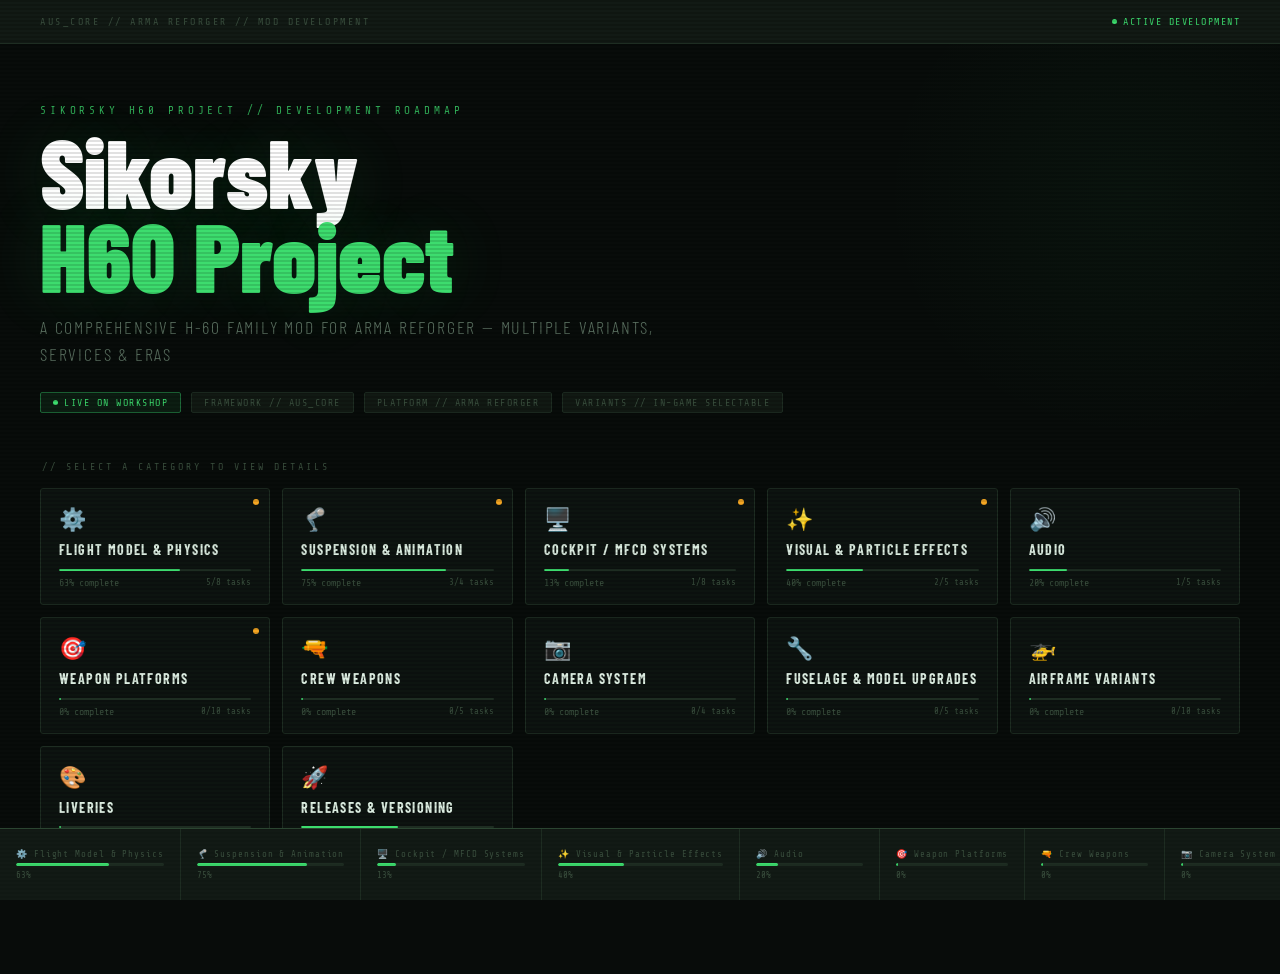
<file: Index.html>
<!DOCTYPE html>
<html lang="en">
<head>
<meta charset="UTF-8">
<meta name="viewport" content="width=device-width, initial-scale=1.0">
<title>Sikorsky H60 Project — Development Roadmap</title>
<link href="https://fonts.googleapis.com/css2?family=Share+Tech+Mono&family=Barlow+Condensed:wght@300;400;600;700;900&family=Barlow:wght@300;400;500&display=swap" rel="stylesheet">
<link rel="stylesheet" href="shared.css">
<style>
  /* Index-specific: no sidebar offset for hero */
  body { display: block; }

  .hero {
    min-height: 100vh;
    padding-bottom: var(--timeline-h);
    display: flex;
    flex-direction: column;
  }

  /* Scanline + noise */
  .hero::before {
    content: '';
    position: fixed; inset: 0;
    background: repeating-linear-gradient(0deg, transparent, transparent 2px, rgba(0,0,0,0.06) 2px, rgba(0,0,0,0.06) 4px);
    pointer-events: none; z-index: 10;
  }

  /* Top bar */
  .top-bar {
    display: flex;
    align-items: center;
    justify-content: space-between;
    padding: 16px 40px;
    border-bottom: 1px solid var(--border);
    background: var(--surface2);
    position: relative; z-index: 5;
  }

  .top-bar-brand {
    font-family: 'Share Tech Mono', monospace;
    font-size: 10px;
    color: var(--text-muted);
    letter-spacing: 0.25em;
    text-transform: uppercase;
  }

  .top-bar-status {
    display: flex;
    align-items: center;
    gap: 6px;
    font-family: 'Share Tech Mono', monospace;
    font-size: 10px;
    color: var(--green);
    letter-spacing: 0.15em;
    text-transform: uppercase;
  }

  /* Hero section */
  .hero-main {
    flex: 1;
    display: flex;
    flex-direction: column;
    justify-content: center;
    padding: 60px 40px 40px;
    position: relative;
    overflow: hidden;
  }

  .hero-main::before {
    content: '';
    position: absolute;
    top: -100px; right: -100px;
    width: 500px; height: 500px;
    background: radial-gradient(circle, rgba(61,220,110,0.04) 0%, transparent 70%);
    pointer-events: none;
  }

  .hero-designation {
    font-family: 'Share Tech Mono', monospace;
    font-size: 11px;
    color: var(--green);
    letter-spacing: 0.35em;
    text-transform: uppercase;
    margin-bottom: 12px;
    opacity: 0.8;
  }

  .hero-title {
    font-family: 'Barlow Condensed', sans-serif;
    font-weight: 900;
    font-size: clamp(48px, 8vw, 96px);
    line-height: 0.88;
    color: #fff;
    text-shadow: 0 0 60px rgba(61,220,110,0.15);
    margin-bottom: 16px;
  }

  .hero-title span { color: var(--green); }

  .hero-subtitle {
    font-family: 'Barlow Condensed', sans-serif;
    font-weight: 300;
    font-size: clamp(14px, 2vw, 18px);
    color: var(--text-dim);
    letter-spacing: 0.1em;
    text-transform: uppercase;
    max-width: 640px;
    line-height: 1.5;
    margin-bottom: 24px;
  }

  .hero-badges {
    display: flex;
    gap: 10px;
    flex-wrap: wrap;
    margin-bottom: 48px;
  }

  .badge {
    display: inline-flex;
    align-items: center;
    gap: 6px;
    border-radius: 2px;
    padding: 4px 12px;
    font-family: 'Share Tech Mono', monospace;
    font-size: 10px;
    letter-spacing: 0.15em;
    text-transform: uppercase;
  }

  .badge-green { background: rgba(61,220,110,0.08); border: 1px solid var(--green-dim); color: var(--green); }
  .badge-dim   { background: rgba(30,45,34,0.4);    border: 1px solid var(--border);    color: var(--text-muted); }

  /* Category cards */
  .cards-heading {
    font-family: 'Share Tech Mono', monospace;
    font-size: 10px;
    color: var(--text-muted);
    letter-spacing: 0.3em;
    text-transform: uppercase;
    margin-bottom: 16px;
    padding-left: 2px;
  }

  .cards-grid {
    display: grid;
    grid-template-columns: repeat(auto-fill, minmax(220px, 1fr));
    gap: 12px;
  }

  .cat-card {
    display: block;
    background: var(--surface);
    border: 1px solid var(--border);
    border-radius: 3px;
    padding: 16px 18px;
    transition: all 0.2s;
    position: relative;
    overflow: hidden;
  }

  .cat-card::before {
    content: '';
    position: absolute;
    bottom: 0; left: 0; right: 0;
    height: 2px;
    background: var(--green);
    transform: scaleX(0);
    transform-origin: left;
    transition: transform 0.2s;
  }

  .cat-card:hover {
    border-color: var(--border-bright);
    background: rgba(13,20,16,0.95);
    transform: translateY(-2px);
  }

  .cat-card:hover::before { transform: scaleX(1); }

  .cat-icon { font-size: 22px; margin-bottom: 10px; display: block; }

  .cat-name {
    font-family: 'Barlow Condensed', sans-serif;
    font-weight: 700;
    font-size: 14px;
    letter-spacing: 0.1em;
    text-transform: uppercase;
    color: #ddeee2;
    margin-bottom: 10px;
    line-height: 1.2;
  }

  .cat-progress {
    width: 100%;
    height: 2px;
    background: var(--border);
    border-radius: 2px;
    overflow: hidden;
    margin-bottom: 6px;
  }

  .cat-fill {
    height: 100%;
    background: var(--green);
    border-radius: 2px;
    min-width: 2px;
  }

  .cat-stats {
    display: flex;
    justify-content: space-between;
    align-items: center;
  }

  .cat-pct {
    font-family: 'Share Tech Mono', monospace;
    font-size: 10px;
    color: var(--text-muted);
  }

  .cat-card:hover .cat-pct { color: var(--green); }

  .cat-count {
    font-family: 'Share Tech Mono', monospace;
    font-size: 9px;
    color: var(--text-muted);
  }

  /* WIP indicator */
  .cat-wip {
    position: absolute;
    top: 10px; right: 10px;
    width: 6px; height: 6px;
    border-radius: 50%;
    background: var(--amber);
    animation: pulse-amber 2s infinite;
  }

  @keyframes pulse-amber {
    0%, 100% { opacity: 1; box-shadow: 0 0 4px var(--amber); }
    50% { opacity: 0.3; box-shadow: none; }
  }

  @media (max-width: 600px) {
    .hero-main { padding: 48px 20px 32px; }
    .top-bar { padding: 12px 20px; }
    .cards-grid { grid-template-columns: 1fr 1fr; }
  }
</style>
</head>
<body>
<div class="hero">
  <div class="top-bar">
    <div class="top-bar-brand">AUS_CORE // ARMA REFORGER // MOD DEVELOPMENT</div>
    <div class="top-bar-status">
      <div class="status-dot"></div>
      Active Development
    </div>
  </div>

  <div class="hero-main">
    <div class="hero-designation">Sikorsky H60 Project // Development Roadmap</div>
    <div class="hero-title">Sikorsky<br><span>H60 Project</span></div>
    <div class="hero-subtitle">A comprehensive H-60 family mod for Arma Reforger — multiple variants, services &amp; eras</div>

    <div class="hero-badges">
      <div class="badge badge-green"><div class="status-dot"></div>Live on Workshop</div>
      <div class="badge badge-dim">Framework // AUS_CORE</div>
      <div class="badge badge-dim">Platform // Arma Reforger</div>
      <div class="badge badge-dim">Variants // In-Game Selectable</div>
    </div>

    <div class="cards-heading">// Select a category to view details</div>
    <div class="cards-grid" id="cards-grid"></div>
  </div>
</div>

<div id="timeline-mount"></div>

<script src="shared.js"></script>
<script>
  // Build category cards
  const grid = document.getElementById('cards-grid');
  const wip = ['flight-model', 'suspension', 'cockpit', 'visual-fx', 'weapon-platforms'];

  CATEGORIES.forEach(c => {
    const pct = Math.round((c.done / c.total) * 100);
    const card = document.createElement('a');
    card.href = c.file;
    card.className = 'cat-card';
    card.innerHTML = `
      ${wip.includes(c.id) ? '<div class="cat-wip"></div>' : ''}
      <span class="cat-icon">${c.icon}</span>
      <div class="cat-name">${c.label}</div>
      <div class="cat-progress"><div class="cat-fill" style="width:${pct}%"></div></div>
      <div class="cat-stats">
        <span class="cat-pct">${pct}% complete</span>
        <span class="cat-count">${c.done}/${c.total} tasks</span>
      </div>`;
    grid.appendChild(card);
  });

  // Timeline only (no sidebar on landing)
  const timelineEl = document.getElementById('timeline-mount');
  if (timelineEl) {
    // Inline a custom timeline for landing (no active)
    const bars = CATEGORIES.map(c => {
      const p = Math.round((c.done / c.total) * 100);
      return `<a href="${c.file}" class="tl-item" title="${c.label}: ${p}% complete">
        <div class="tl-label">${c.icon} ${c.label}</div>
        <div class="tl-track"><div class="tl-fill" style="width:${p}%"></div></div>
        <div class="tl-pct">${p}%</div>
      </a>`;
    }).join('');
    timelineEl.innerHTML = `<div class="timeline-bar" style="left:0"><div class="tl-scroll">${bars}</div></div>`;
  }
</script>
</body>
</html>
</file>
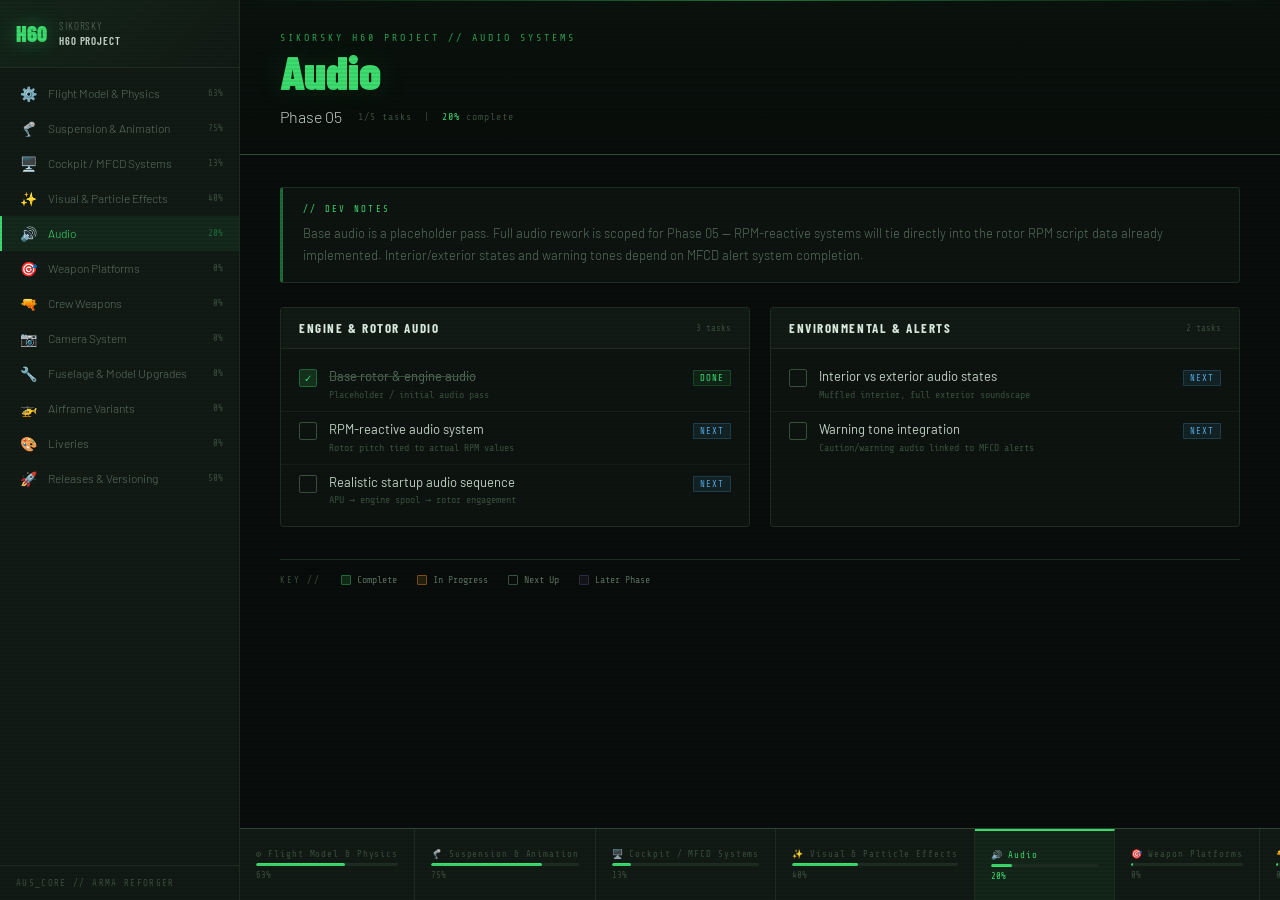
<file: audio.html>
<!DOCTYPE html>
<html lang="en">
<head>
<meta charset="UTF-8">
<meta name="viewport" content="width=device-width, initial-scale=1.0">
<title>Audio — Sikorsky H60 Project</title>
<link href="https://fonts.googleapis.com/css2?family=Share+Tech+Mono&family=Barlow+Condensed:wght@300;400;600;700;900&family=Barlow:wght@300;400;500&display=swap" rel="stylesheet">
<link rel="stylesheet" href="shared.css">
</head>
<body>
<div id="sidebar-mount"></div>
<div class="page-wrap">
  <div class="page-header">
    <div class="page-designation">Sikorsky H60 Project // Audio Systems</div>
    <div class="page-title"><span>Audio</span></div>
    <div class="page-meta">
      <div class="badge badge-dim">Phase 05</div>
      <span class="progress-summary">1/5 tasks &nbsp;|&nbsp; <span>20%</span> complete</span>
    </div>
  </div>
  <div class="content">
    <div class="notes-block">
      <div class="notes-label">// Dev Notes</div>
      <div class="notes-text">Base audio is a placeholder pass. Full audio rework is scoped for Phase 05 — RPM-reactive systems will tie directly into the rotor RPM script data already implemented. Interior/exterior states and warning tones depend on MFCD alert system completion.</div>
    </div>
    <div class="task-grid"><div class="task-section">
      <div class="section-head">
        <div class="section-head-title">Engine &amp; Rotor Audio</div>
        <div class="section-head-count">3 tasks</div>
      </div>
      <div class="task-list"><div class="task">
        <div class="task-status done">✓</div>
        <div class="task-info">
          <div class="task-name done-text">Base rotor &amp; engine audio</div>
          <div class="task-note">Placeholder / initial audio pass</div>
        </div>
        <div class="task-tag tag-done">DONE</div>
      </div>
<div class="task">
        <div class="task-status todo"></div>
        <div class="task-info">
          <div class="task-name ">RPM-reactive audio system</div>
          <div class="task-note">Rotor pitch tied to actual RPM values</div>
        </div>
        <div class="task-tag tag-next">NEXT</div>
      </div>
<div class="task">
        <div class="task-status todo"></div>
        <div class="task-info">
          <div class="task-name ">Realistic startup audio sequence</div>
          <div class="task-note">APU → engine spool → rotor engagement</div>
        </div>
        <div class="task-tag tag-next">NEXT</div>
      </div></div>
    </div><div class="task-section">
      <div class="section-head">
        <div class="section-head-title">Environmental &amp; Alerts</div>
        <div class="section-head-count">2 tasks</div>
      </div>
      <div class="task-list"><div class="task">
        <div class="task-status todo"></div>
        <div class="task-info">
          <div class="task-name ">Interior vs exterior audio states</div>
          <div class="task-note">Muffled interior, full exterior soundscape</div>
        </div>
        <div class="task-tag tag-next">NEXT</div>
      </div>
<div class="task">
        <div class="task-status todo"></div>
        <div class="task-info">
          <div class="task-name ">Warning tone integration</div>
          <div class="task-note">Caution/warning audio linked to MFCD alerts</div>
        </div>
        <div class="task-tag tag-next">NEXT</div>
      </div></div>
    </div></div>
    <div class="legend">
      <span class="legend-label">Key //</span>
      <div class="legend-item"><div class="legend-dot ld-done"></div>Complete</div>
      <div class="legend-item"><div class="legend-dot ld-active"></div>In Progress</div>
      <div class="legend-item"><div class="legend-dot ld-todo"></div>Next Up</div>
      <div class="legend-item"><div class="legend-dot ld-later"></div>Later Phase</div>
    </div>
  </div>
</div>
<div id="timeline-mount"></div>
<script src="shared.js"></script>
<script>initPage('audio');</script>
</body>
</html>
</file>
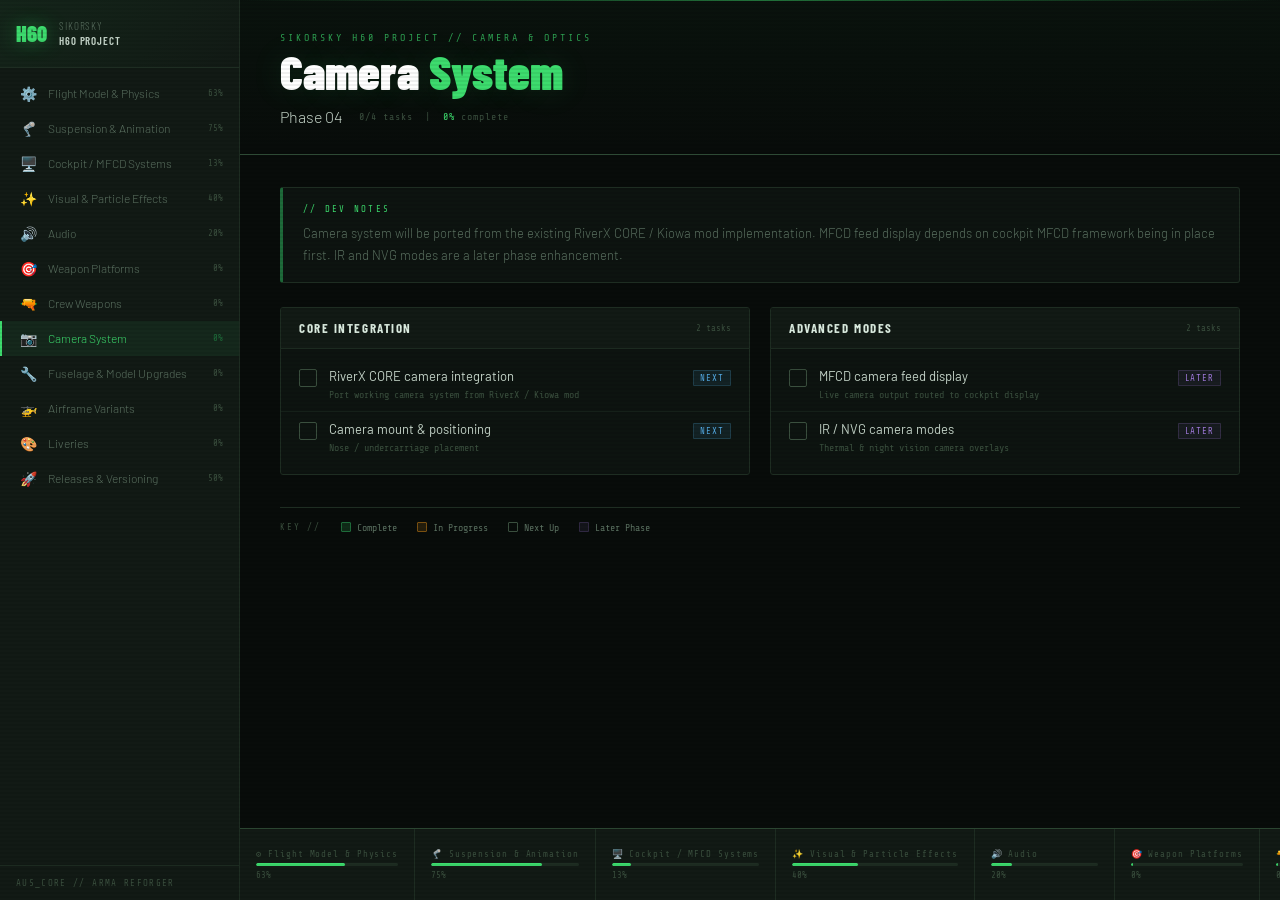
<file: camera.html>
<!DOCTYPE html>
<html lang="en">
<head>
<meta charset="UTF-8">
<meta name="viewport" content="width=device-width, initial-scale=1.0">
<title>Camera System — Sikorsky H60 Project</title>
<link href="https://fonts.googleapis.com/css2?family=Share+Tech+Mono&family=Barlow+Condensed:wght@300;400;600;700;900&family=Barlow:wght@300;400;500&display=swap" rel="stylesheet">
<link rel="stylesheet" href="shared.css">
</head>
<body>
<div id="sidebar-mount"></div>
<div class="page-wrap">
  <div class="page-header">
    <div class="page-designation">Sikorsky H60 Project // Camera &amp; Optics</div>
    <div class="page-title">Camera <span>System</span></div>
    <div class="page-meta">
      <div class="badge badge-dim">Phase 04</div>
      <span class="progress-summary">0/4 tasks &nbsp;|&nbsp; <span>0%</span> complete</span>
    </div>
  </div>
  <div class="content">
    <div class="notes-block">
      <div class="notes-label">// Dev Notes</div>
      <div class="notes-text">Camera system will be ported from the existing RiverX CORE / Kiowa mod implementation. MFCD feed display depends on cockpit MFCD framework being in place first. IR and NVG modes are a later phase enhancement.</div>
    </div>
    <div class="task-grid"><div class="task-section">
      <div class="section-head">
        <div class="section-head-title">Core Integration</div>
        <div class="section-head-count">2 tasks</div>
      </div>
      <div class="task-list"><div class="task">
        <div class="task-status todo"></div>
        <div class="task-info">
          <div class="task-name ">RiverX CORE camera integration</div>
          <div class="task-note">Port working camera system from RiverX / Kiowa mod</div>
        </div>
        <div class="task-tag tag-next">NEXT</div>
      </div>
<div class="task">
        <div class="task-status todo"></div>
        <div class="task-info">
          <div class="task-name ">Camera mount &amp; positioning</div>
          <div class="task-note">Nose / undercarriage placement</div>
        </div>
        <div class="task-tag tag-next">NEXT</div>
      </div></div>
    </div><div class="task-section">
      <div class="section-head">
        <div class="section-head-title">Advanced Modes</div>
        <div class="section-head-count">2 tasks</div>
      </div>
      <div class="task-list"><div class="task">
        <div class="task-status todo"></div>
        <div class="task-info">
          <div class="task-name ">MFCD camera feed display</div>
          <div class="task-note">Live camera output routed to cockpit display</div>
        </div>
        <div class="task-tag tag-later">LATER</div>
      </div>
<div class="task">
        <div class="task-status todo"></div>
        <div class="task-info">
          <div class="task-name ">IR / NVG camera modes</div>
          <div class="task-note">Thermal &amp; night vision camera overlays</div>
        </div>
        <div class="task-tag tag-later">LATER</div>
      </div></div>
    </div></div>
    <div class="legend">
      <span class="legend-label">Key //</span>
      <div class="legend-item"><div class="legend-dot ld-done"></div>Complete</div>
      <div class="legend-item"><div class="legend-dot ld-active"></div>In Progress</div>
      <div class="legend-item"><div class="legend-dot ld-todo"></div>Next Up</div>
      <div class="legend-item"><div class="legend-dot ld-later"></div>Later Phase</div>
    </div>
  </div>
</div>
<div id="timeline-mount"></div>
<script src="shared.js"></script>
<script>initPage('camera');</script>
</body>
</html>
</file>
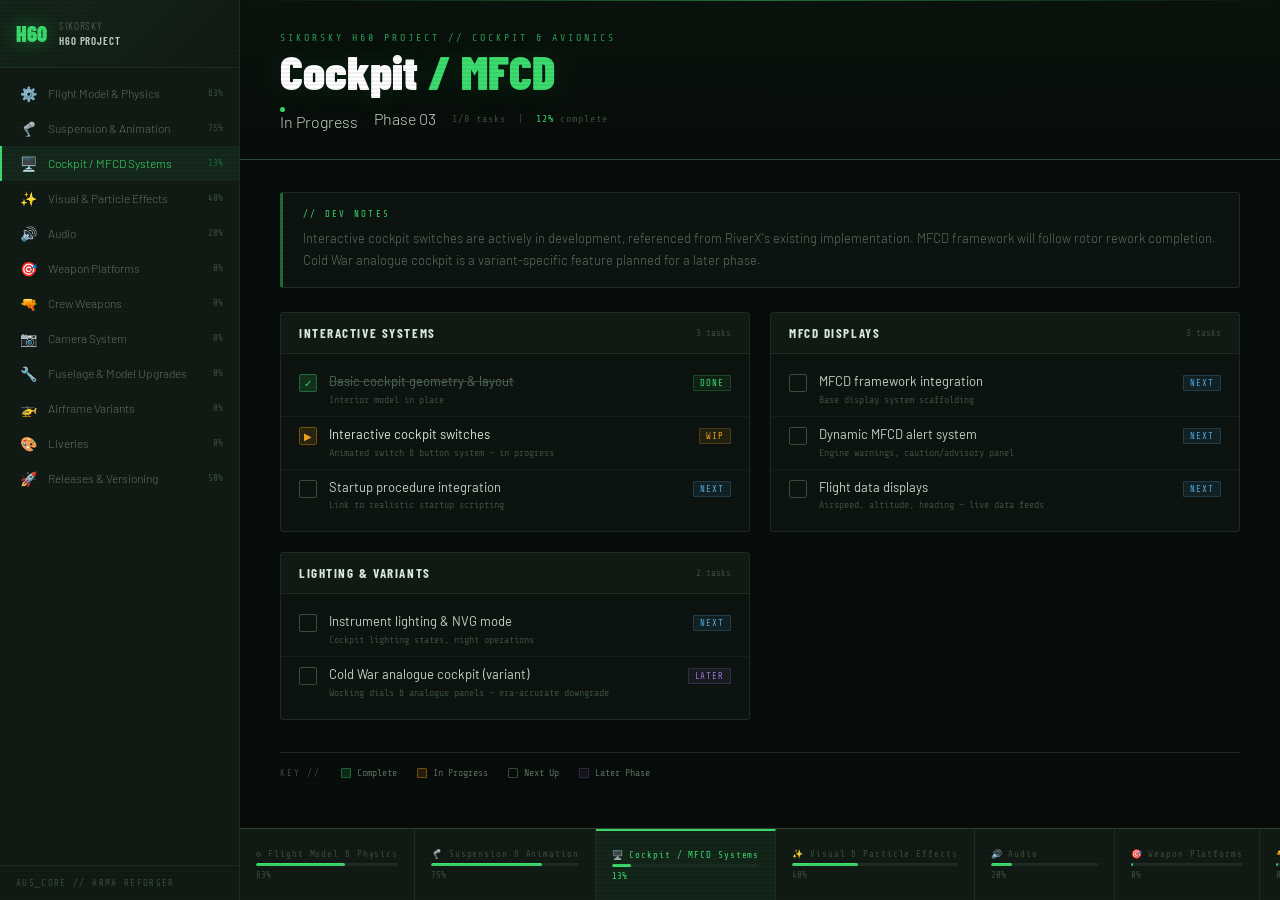
<file: cockpit.html>
<!DOCTYPE html>
<html lang="en">
<head>
<meta charset="UTF-8">
<meta name="viewport" content="width=device-width, initial-scale=1.0">
<title>Cockpit / MFCD Systems — Sikorsky H60 Project</title>
<link href="https://fonts.googleapis.com/css2?family=Share+Tech+Mono&family=Barlow+Condensed:wght@300;400;600;700;900&family=Barlow:wght@300;400;500&display=swap" rel="stylesheet">
<link rel="stylesheet" href="shared.css">
</head>
<body>
<div id="sidebar-mount"></div>
<div class="page-wrap">
  <div class="page-header">
    <div class="page-designation">Sikorsky H60 Project // Cockpit &amp; Avionics</div>
    <div class="page-title">Cockpit <span>/ MFCD</span></div>
    <div class="page-meta">
      <div class="badge badge-green"><div class="status-dot"></div>In Progress</div><div class="badge badge-dim">Phase 03</div>
      <span class="progress-summary">1/8 tasks &nbsp;|&nbsp; <span>12%</span> complete</span>
    </div>
  </div>
  <div class="content">
    <div class="notes-block">
      <div class="notes-label">// Dev Notes</div>
      <div class="notes-text">Interactive cockpit switches are actively in development, referenced from RiverX's existing implementation. MFCD framework will follow rotor rework completion. Cold War analogue cockpit is a variant-specific feature planned for a later phase.</div>
    </div>
    <div class="task-grid"><div class="task-section">
      <div class="section-head">
        <div class="section-head-title">Interactive Systems</div>
        <div class="section-head-count">3 tasks</div>
      </div>
      <div class="task-list"><div class="task">
        <div class="task-status done">✓</div>
        <div class="task-info">
          <div class="task-name done-text">Basic cockpit geometry &amp; layout</div>
          <div class="task-note">Interior model in place</div>
        </div>
        <div class="task-tag tag-done">DONE</div>
      </div>
<div class="task">
        <div class="task-status active">▶</div>
        <div class="task-info">
          <div class="task-name active-text">Interactive cockpit switches</div>
          <div class="task-note">Animated switch &amp; button system — in progress</div>
        </div>
        <div class="task-tag tag-wip">WIP</div>
      </div>
<div class="task">
        <div class="task-status todo"></div>
        <div class="task-info">
          <div class="task-name ">Startup procedure integration</div>
          <div class="task-note">Link to realistic startup scripting</div>
        </div>
        <div class="task-tag tag-next">NEXT</div>
      </div></div>
    </div><div class="task-section">
      <div class="section-head">
        <div class="section-head-title">MFCD Displays</div>
        <div class="section-head-count">3 tasks</div>
      </div>
      <div class="task-list"><div class="task">
        <div class="task-status todo"></div>
        <div class="task-info">
          <div class="task-name ">MFCD framework integration</div>
          <div class="task-note">Base display system scaffolding</div>
        </div>
        <div class="task-tag tag-next">NEXT</div>
      </div>
<div class="task">
        <div class="task-status todo"></div>
        <div class="task-info">
          <div class="task-name ">Dynamic MFCD alert system</div>
          <div class="task-note">Engine warnings, caution/advisory panel</div>
        </div>
        <div class="task-tag tag-next">NEXT</div>
      </div>
<div class="task">
        <div class="task-status todo"></div>
        <div class="task-info">
          <div class="task-name ">Flight data displays</div>
          <div class="task-note">Airspeed, altitude, heading — live data feeds</div>
        </div>
        <div class="task-tag tag-next">NEXT</div>
      </div></div>
    </div><div class="task-section">
      <div class="section-head">
        <div class="section-head-title">Lighting &amp; Variants</div>
        <div class="section-head-count">2 tasks</div>
      </div>
      <div class="task-list"><div class="task">
        <div class="task-status todo"></div>
        <div class="task-info">
          <div class="task-name ">Instrument lighting &amp; NVG mode</div>
          <div class="task-note">Cockpit lighting states, night operations</div>
        </div>
        <div class="task-tag tag-next">NEXT</div>
      </div>
<div class="task">
        <div class="task-status todo"></div>
        <div class="task-info">
          <div class="task-name ">Cold War analogue cockpit (variant)</div>
          <div class="task-note">Working dials &amp; analogue panels — era-accurate downgrade</div>
        </div>
        <div class="task-tag tag-later">LATER</div>
      </div></div>
    </div></div>
    <div class="legend">
      <span class="legend-label">Key //</span>
      <div class="legend-item"><div class="legend-dot ld-done"></div>Complete</div>
      <div class="legend-item"><div class="legend-dot ld-active"></div>In Progress</div>
      <div class="legend-item"><div class="legend-dot ld-todo"></div>Next Up</div>
      <div class="legend-item"><div class="legend-dot ld-later"></div>Later Phase</div>
    </div>
  </div>
</div>
<div id="timeline-mount"></div>
<script src="shared.js"></script>
<script>initPage('cockpit');</script>
</body>
</html>
</file>
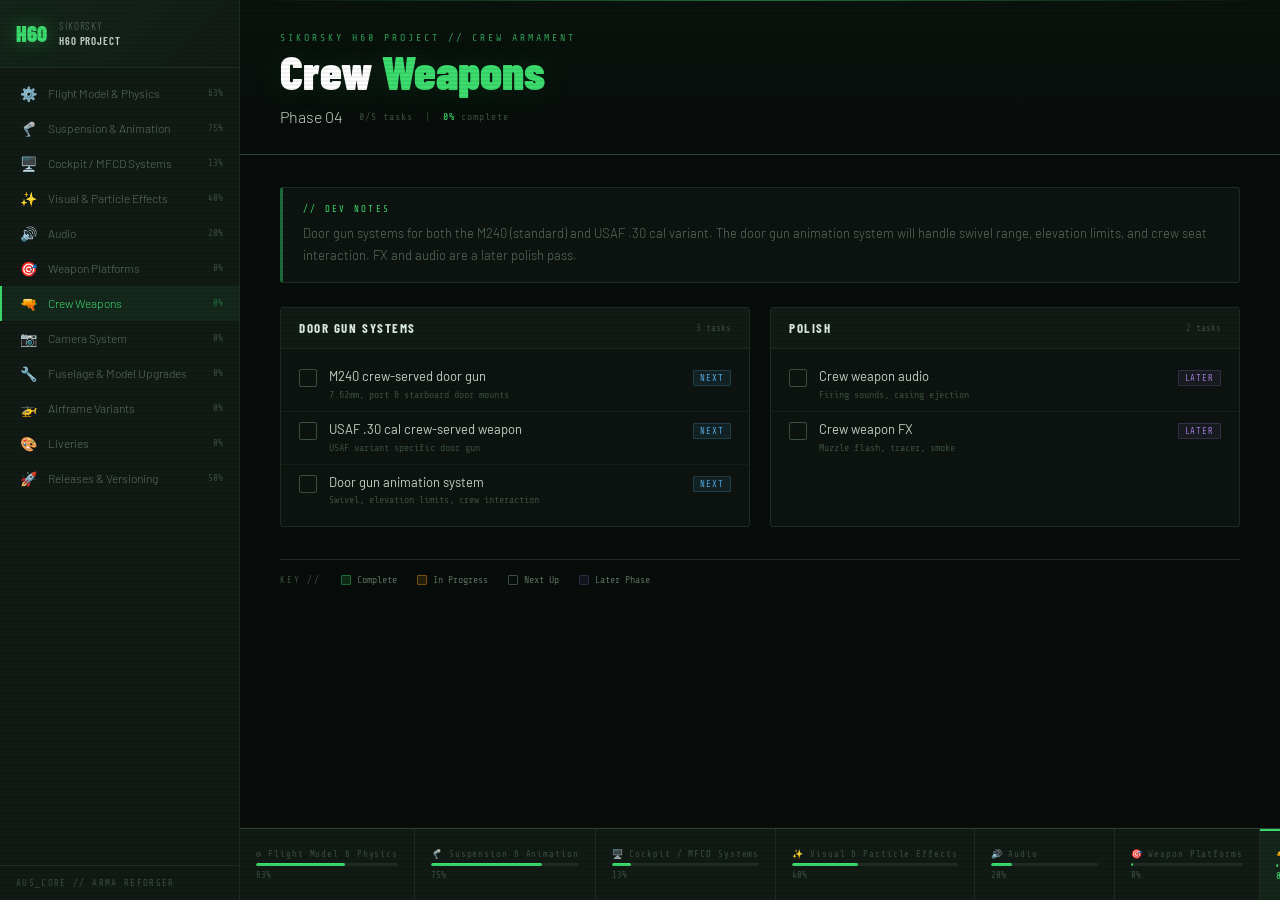
<file: crew-weapons.html>
<!DOCTYPE html>
<html lang="en">
<head>
<meta charset="UTF-8">
<meta name="viewport" content="width=device-width, initial-scale=1.0">
<title>Crew Weapons — Sikorsky H60 Project</title>
<link href="https://fonts.googleapis.com/css2?family=Share+Tech+Mono&family=Barlow+Condensed:wght@300;400;600;700;900&family=Barlow:wght@300;400;500&display=swap" rel="stylesheet">
<link rel="stylesheet" href="shared.css">
</head>
<body>
<div id="sidebar-mount"></div>
<div class="page-wrap">
  <div class="page-header">
    <div class="page-designation">Sikorsky H60 Project // Crew Armament</div>
    <div class="page-title">Crew <span>Weapons</span></div>
    <div class="page-meta">
      <div class="badge badge-dim">Phase 04</div>
      <span class="progress-summary">0/5 tasks &nbsp;|&nbsp; <span>0%</span> complete</span>
    </div>
  </div>
  <div class="content">
    <div class="notes-block">
      <div class="notes-label">// Dev Notes</div>
      <div class="notes-text">Door gun systems for both the M240 (standard) and USAF .30 cal variant. The door gun animation system will handle swivel range, elevation limits, and crew seat interaction. FX and audio are a later polish pass.</div>
    </div>
    <div class="task-grid"><div class="task-section">
      <div class="section-head">
        <div class="section-head-title">Door Gun Systems</div>
        <div class="section-head-count">3 tasks</div>
      </div>
      <div class="task-list"><div class="task">
        <div class="task-status todo"></div>
        <div class="task-info">
          <div class="task-name ">M240 crew-served door gun</div>
          <div class="task-note">7.62mm, port &amp; starboard door mounts</div>
        </div>
        <div class="task-tag tag-next">NEXT</div>
      </div>
<div class="task">
        <div class="task-status todo"></div>
        <div class="task-info">
          <div class="task-name ">USAF .30 cal crew-served weapon</div>
          <div class="task-note">USAF variant specific door gun</div>
        </div>
        <div class="task-tag tag-next">NEXT</div>
      </div>
<div class="task">
        <div class="task-status todo"></div>
        <div class="task-info">
          <div class="task-name ">Door gun animation system</div>
          <div class="task-note">Swivel, elevation limits, crew interaction</div>
        </div>
        <div class="task-tag tag-next">NEXT</div>
      </div></div>
    </div><div class="task-section">
      <div class="section-head">
        <div class="section-head-title">Polish</div>
        <div class="section-head-count">2 tasks</div>
      </div>
      <div class="task-list"><div class="task">
        <div class="task-status todo"></div>
        <div class="task-info">
          <div class="task-name ">Crew weapon audio</div>
          <div class="task-note">Firing sounds, casing ejection</div>
        </div>
        <div class="task-tag tag-later">LATER</div>
      </div>
<div class="task">
        <div class="task-status todo"></div>
        <div class="task-info">
          <div class="task-name ">Crew weapon FX</div>
          <div class="task-note">Muzzle flash, tracer, smoke</div>
        </div>
        <div class="task-tag tag-later">LATER</div>
      </div></div>
    </div></div>
    <div class="legend">
      <span class="legend-label">Key //</span>
      <div class="legend-item"><div class="legend-dot ld-done"></div>Complete</div>
      <div class="legend-item"><div class="legend-dot ld-active"></div>In Progress</div>
      <div class="legend-item"><div class="legend-dot ld-todo"></div>Next Up</div>
      <div class="legend-item"><div class="legend-dot ld-later"></div>Later Phase</div>
    </div>
  </div>
</div>
<div id="timeline-mount"></div>
<script src="shared.js"></script>
<script>initPage('crew-weapons');</script>
</body>
</html>
</file>
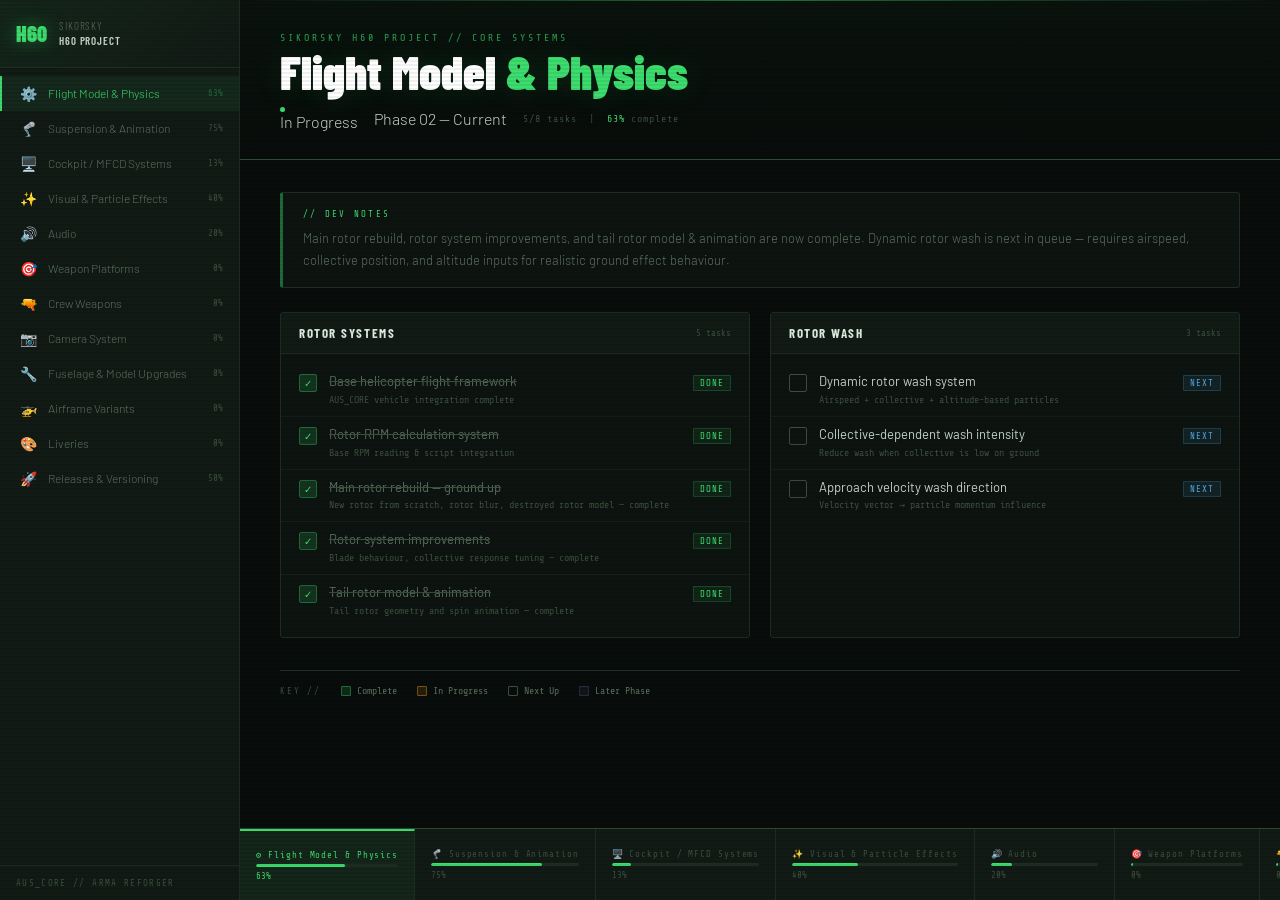
<file: flight-model.html>
<!DOCTYPE html>
<html lang="en">
<head>
<meta charset="UTF-8">
<meta name="viewport" content="width=device-width, initial-scale=1.0">
<title>Flight Model & Physics — Sikorsky H60 Project</title>
<link href="https://fonts.googleapis.com/css2?family=Share+Tech+Mono&family=Barlow+Condensed:wght@300;400;600;700;900&family=Barlow:wght@300;400;500&display=swap" rel="stylesheet">
<link rel="stylesheet" href="shared.css">
</head>
<body>
<div id="sidebar-mount"></div>
<div class="page-wrap">
  <div class="page-header">
    <div class="page-designation">Sikorsky H60 Project // Core Systems</div>
    <div class="page-title">Flight Model <span>&amp; Physics</span></div>
    <div class="page-meta">
      <div class="badge badge-green"><div class="status-dot"></div>In Progress</div><div class="badge badge-dim">Phase 02 — Current</div>
      <span class="progress-summary">5/8 tasks &nbsp;|&nbsp; <span>63%</span> complete</span>
    </div>
  </div>
  <div class="content">
    <div class="notes-block">
      <div class="notes-label">// Dev Notes</div>
      <div class="notes-text">Main rotor rebuild, rotor system improvements, and tail rotor model & animation are now complete. Dynamic rotor wash is next in queue — requires airspeed, collective position, and altitude inputs for realistic ground effect behaviour.</div>
    </div>
    <div class="task-grid"><div class="task-section">
      <div class="section-head">
        <div class="section-head-title">Rotor Systems</div>
        <div class="section-head-count">5 tasks</div>
      </div>
      <div class="task-list"><div class="task">
        <div class="task-status done">✓</div>
        <div class="task-info">
          <div class="task-name done-text">Base helicopter flight framework</div>
          <div class="task-note">AUS_CORE vehicle integration complete</div>
        </div>
        <div class="task-tag tag-done">DONE</div>
      </div>
<div class="task">
        <div class="task-status done">✓</div>
        <div class="task-info">
          <div class="task-name done-text">Rotor RPM calculation system</div>
          <div class="task-note">Base RPM reading &amp; script integration</div>
        </div>
        <div class="task-tag tag-done">DONE</div>
      </div>
<div class="task">
        <div class="task-status done">✓</div>
        <div class="task-info">
          <div class="task-name done-text">Main rotor rebuild — ground up</div>
          <div class="task-note">New rotor from scratch, rotor blur, destroyed rotor model — complete</div>
        </div>
        <div class="task-tag tag-done">DONE</div>
      </div>
<div class="task">
        <div class="task-status done">✓</div>
        <div class="task-info">
          <div class="task-name done-text">Rotor system improvements</div>
          <div class="task-note">Blade behaviour, collective response tuning — complete</div>
        </div>
        <div class="task-tag tag-done">DONE</div>
      </div>
<div class="task">
        <div class="task-status done">✓</div>
        <div class="task-info">
          <div class="task-name done-text">Tail rotor model &amp; animation</div>
          <div class="task-note">Tail rotor geometry and spin animation — complete</div>
        </div>
        <div class="task-tag tag-done">DONE</div>
      </div></div>
    </div><div class="task-section">
      <div class="section-head">
        <div class="section-head-title">Rotor Wash</div>
        <div class="section-head-count">3 tasks</div>
      </div>
      <div class="task-list"><div class="task">
        <div class="task-status todo"></div>
        <div class="task-info">
          <div class="task-name ">Dynamic rotor wash system</div>
          <div class="task-note">Airspeed + collective + altitude-based particles</div>
        </div>
        <div class="task-tag tag-next">NEXT</div>
      </div>
<div class="task">
        <div class="task-status todo"></div>
        <div class="task-info">
          <div class="task-name ">Collective-dependent wash intensity</div>
          <div class="task-note">Reduce wash when collective is low on ground</div>
        </div>
        <div class="task-tag tag-next">NEXT</div>
      </div>
<div class="task">
        <div class="task-status todo"></div>
        <div class="task-info">
          <div class="task-name ">Approach velocity wash direction</div>
          <div class="task-note">Velocity vector → particle momentum influence</div>
        </div>
        <div class="task-tag tag-next">NEXT</div>
      </div></div>
    </div></div>
    <div class="legend">
      <span class="legend-label">Key //</span>
      <div class="legend-item"><div class="legend-dot ld-done"></div>Complete</div>
      <div class="legend-item"><div class="legend-dot ld-active"></div>In Progress</div>
      <div class="legend-item"><div class="legend-dot ld-todo"></div>Next Up</div>
      <div class="legend-item"><div class="legend-dot ld-later"></div>Later Phase</div>
    </div>
  </div>
</div>
<div id="timeline-mount"></div>
<script src="shared.js"></script>
<script>initPage('flight-model');</script>
</body>
</html>
</file>
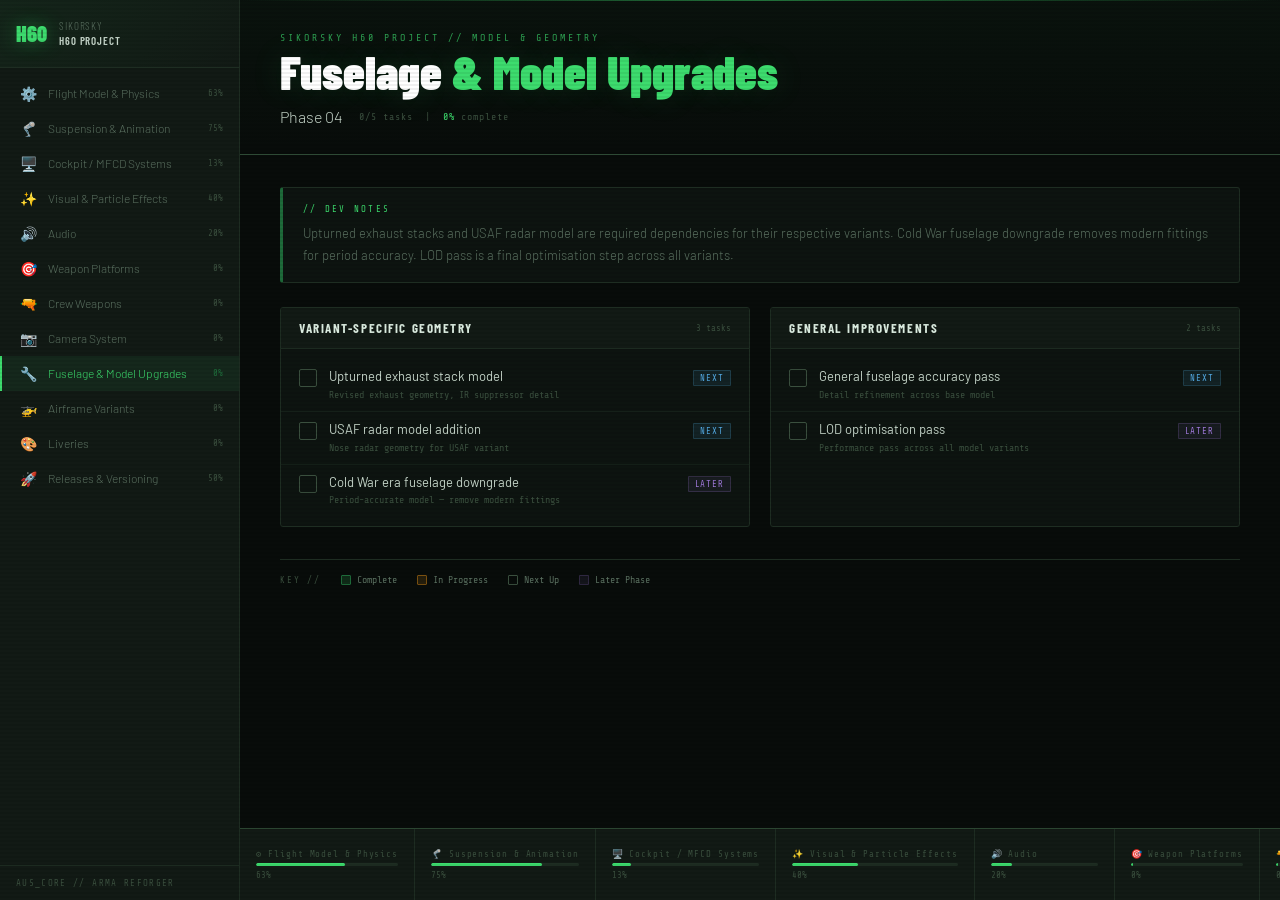
<file: fuselage.html>
<!DOCTYPE html>
<html lang="en">
<head>
<meta charset="UTF-8">
<meta name="viewport" content="width=device-width, initial-scale=1.0">
<title>Fuselage & Model Upgrades — Sikorsky H60 Project</title>
<link href="https://fonts.googleapis.com/css2?family=Share+Tech+Mono&family=Barlow+Condensed:wght@300;400;600;700;900&family=Barlow:wght@300;400;500&display=swap" rel="stylesheet">
<link rel="stylesheet" href="shared.css">
</head>
<body>
<div id="sidebar-mount"></div>
<div class="page-wrap">
  <div class="page-header">
    <div class="page-designation">Sikorsky H60 Project // Model &amp; Geometry</div>
    <div class="page-title">Fuselage <span>&amp; Model Upgrades</span></div>
    <div class="page-meta">
      <div class="badge badge-dim">Phase 04</div>
      <span class="progress-summary">0/5 tasks &nbsp;|&nbsp; <span>0%</span> complete</span>
    </div>
  </div>
  <div class="content">
    <div class="notes-block">
      <div class="notes-label">// Dev Notes</div>
      <div class="notes-text">Upturned exhaust stacks and USAF radar model are required dependencies for their respective variants. Cold War fuselage downgrade removes modern fittings for period accuracy. LOD pass is a final optimisation step across all variants.</div>
    </div>
    <div class="task-grid"><div class="task-section">
      <div class="section-head">
        <div class="section-head-title">Variant-Specific Geometry</div>
        <div class="section-head-count">3 tasks</div>
      </div>
      <div class="task-list"><div class="task">
        <div class="task-status todo"></div>
        <div class="task-info">
          <div class="task-name ">Upturned exhaust stack model</div>
          <div class="task-note">Revised exhaust geometry, IR suppressor detail</div>
        </div>
        <div class="task-tag tag-next">NEXT</div>
      </div>
<div class="task">
        <div class="task-status todo"></div>
        <div class="task-info">
          <div class="task-name ">USAF radar model addition</div>
          <div class="task-note">Nose radar geometry for USAF variant</div>
        </div>
        <div class="task-tag tag-next">NEXT</div>
      </div>
<div class="task">
        <div class="task-status todo"></div>
        <div class="task-info">
          <div class="task-name ">Cold War era fuselage downgrade</div>
          <div class="task-note">Period-accurate model — remove modern fittings</div>
        </div>
        <div class="task-tag tag-later">LATER</div>
      </div></div>
    </div><div class="task-section">
      <div class="section-head">
        <div class="section-head-title">General Improvements</div>
        <div class="section-head-count">2 tasks</div>
      </div>
      <div class="task-list"><div class="task">
        <div class="task-status todo"></div>
        <div class="task-info">
          <div class="task-name ">General fuselage accuracy pass</div>
          <div class="task-note">Detail refinement across base model</div>
        </div>
        <div class="task-tag tag-next">NEXT</div>
      </div>
<div class="task">
        <div class="task-status todo"></div>
        <div class="task-info">
          <div class="task-name ">LOD optimisation pass</div>
          <div class="task-note">Performance pass across all model variants</div>
        </div>
        <div class="task-tag tag-later">LATER</div>
      </div></div>
    </div></div>
    <div class="legend">
      <span class="legend-label">Key //</span>
      <div class="legend-item"><div class="legend-dot ld-done"></div>Complete</div>
      <div class="legend-item"><div class="legend-dot ld-active"></div>In Progress</div>
      <div class="legend-item"><div class="legend-dot ld-todo"></div>Next Up</div>
      <div class="legend-item"><div class="legend-dot ld-later"></div>Later Phase</div>
    </div>
  </div>
</div>
<div id="timeline-mount"></div>
<script src="shared.js"></script>
<script>initPage('fuselage');</script>
</body>
</html>
</file>
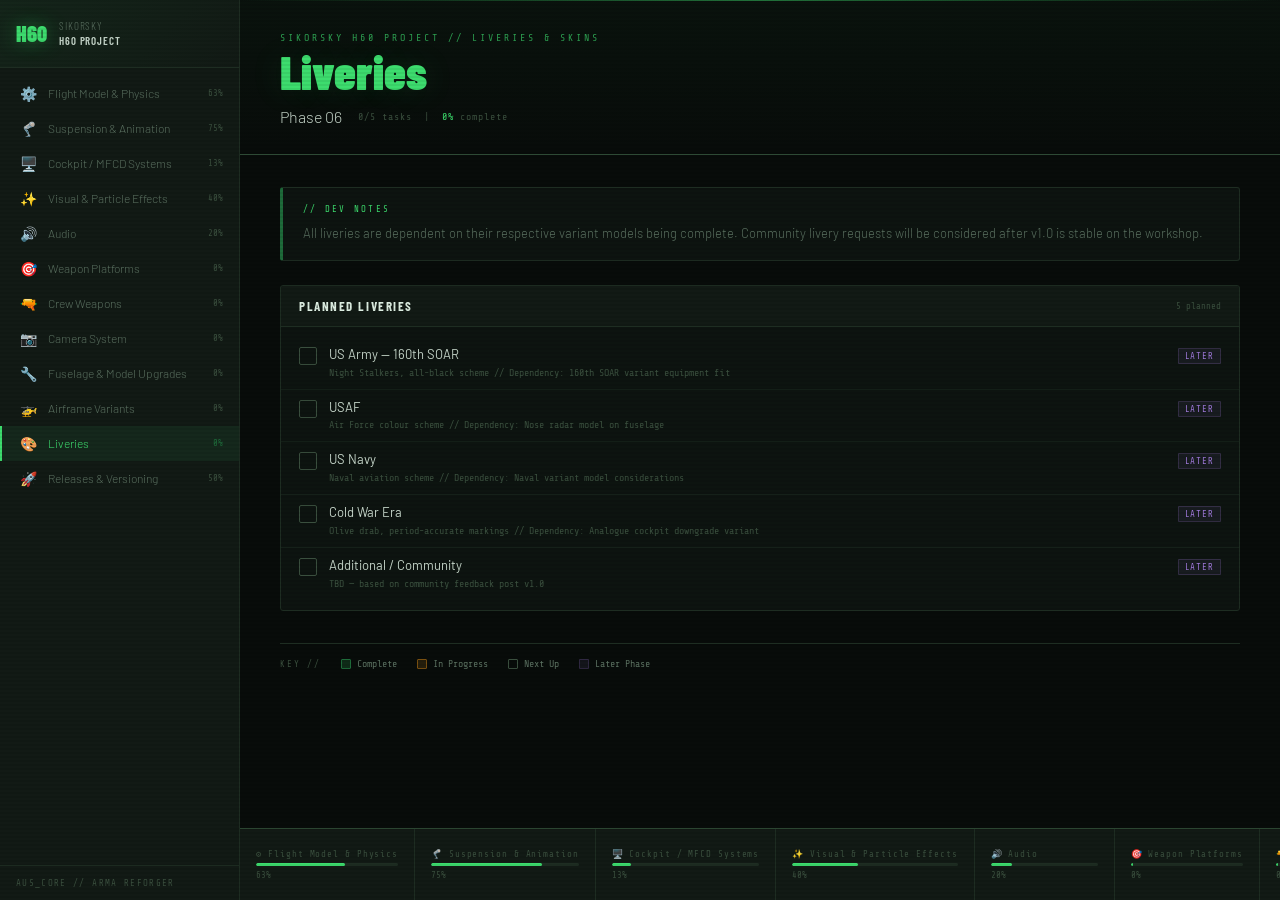
<file: liveries.html>
<!DOCTYPE html>
<html lang="en">
<head>
<meta charset="UTF-8">
<meta name="viewport" content="width=device-width, initial-scale=1.0">
<title>Liveries — Sikorsky H60 Project</title>
<link href="https://fonts.googleapis.com/css2?family=Share+Tech+Mono&family=Barlow+Condensed:wght@300;400;600;700;900&family=Barlow:wght@300;400;500&display=swap" rel="stylesheet">
<link rel="stylesheet" href="shared.css">
</head>
<body>
<div id="sidebar-mount"></div>
<div class="page-wrap">
  <div class="page-header">
    <div class="page-designation">Sikorsky H60 Project // Liveries &amp; Skins</div>
    <div class="page-title"><span>Liveries</span></div>
    <div class="page-meta">
      <div class="badge badge-dim">Phase 06</div>
      <span class="progress-summary">0/5 tasks &nbsp;|&nbsp; <span>0%</span> complete</span>
    </div>
  </div>
  <div class="content">
    <div class="notes-block">
      <div class="notes-label">// Dev Notes</div>
      <div class="notes-text">All liveries are dependent on their respective variant models being complete. Community livery requests will be considered after v1.0 is stable on the workshop.</div>
    </div>
    <div class="task-grid">
  <div class="task-section full">
    <div class="section-head">
      <div class="section-head-title">Planned Liveries</div>
      <div class="section-head-count">5 planned</div>
    </div>
    <div class="task-list">
      <div class="task"><div class="task-status todo"></div><div class="task-info"><div class="task-name">US Army — 160th SOAR</div><div class="task-note">Night Stalkers, all-black scheme // Dependency: 160th SOAR variant equipment fit</div></div><div class="task-tag tag-later">LATER</div></div>
      <div class="task"><div class="task-status todo"></div><div class="task-info"><div class="task-name">USAF</div><div class="task-note">Air Force colour scheme // Dependency: Nose radar model on fuselage</div></div><div class="task-tag tag-later">LATER</div></div>
      <div class="task"><div class="task-status todo"></div><div class="task-info"><div class="task-name">US Navy</div><div class="task-note">Naval aviation scheme // Dependency: Naval variant model considerations</div></div><div class="task-tag tag-later">LATER</div></div>
      <div class="task"><div class="task-status todo"></div><div class="task-info"><div class="task-name">Cold War Era</div><div class="task-note">Olive drab, period-accurate markings // Dependency: Analogue cockpit downgrade variant</div></div><div class="task-tag tag-later">LATER</div></div>
      <div class="task"><div class="task-status todo"></div><div class="task-info"><div class="task-name">Additional / Community</div><div class="task-note">TBD — based on community feedback post v1.0</div></div><div class="task-tag tag-later">LATER</div></div>
    </div>
  </div>
</div>
    <div class="legend">
      <span class="legend-label">Key //</span>
      <div class="legend-item"><div class="legend-dot ld-done"></div>Complete</div>
      <div class="legend-item"><div class="legend-dot ld-active"></div>In Progress</div>
      <div class="legend-item"><div class="legend-dot ld-todo"></div>Next Up</div>
      <div class="legend-item"><div class="legend-dot ld-later"></div>Later Phase</div>
    </div>
  </div>
</div>
<div id="timeline-mount"></div>
<script src="shared.js"></script>
<script>initPage('liveries');</script>
</body>
</html>
</file>
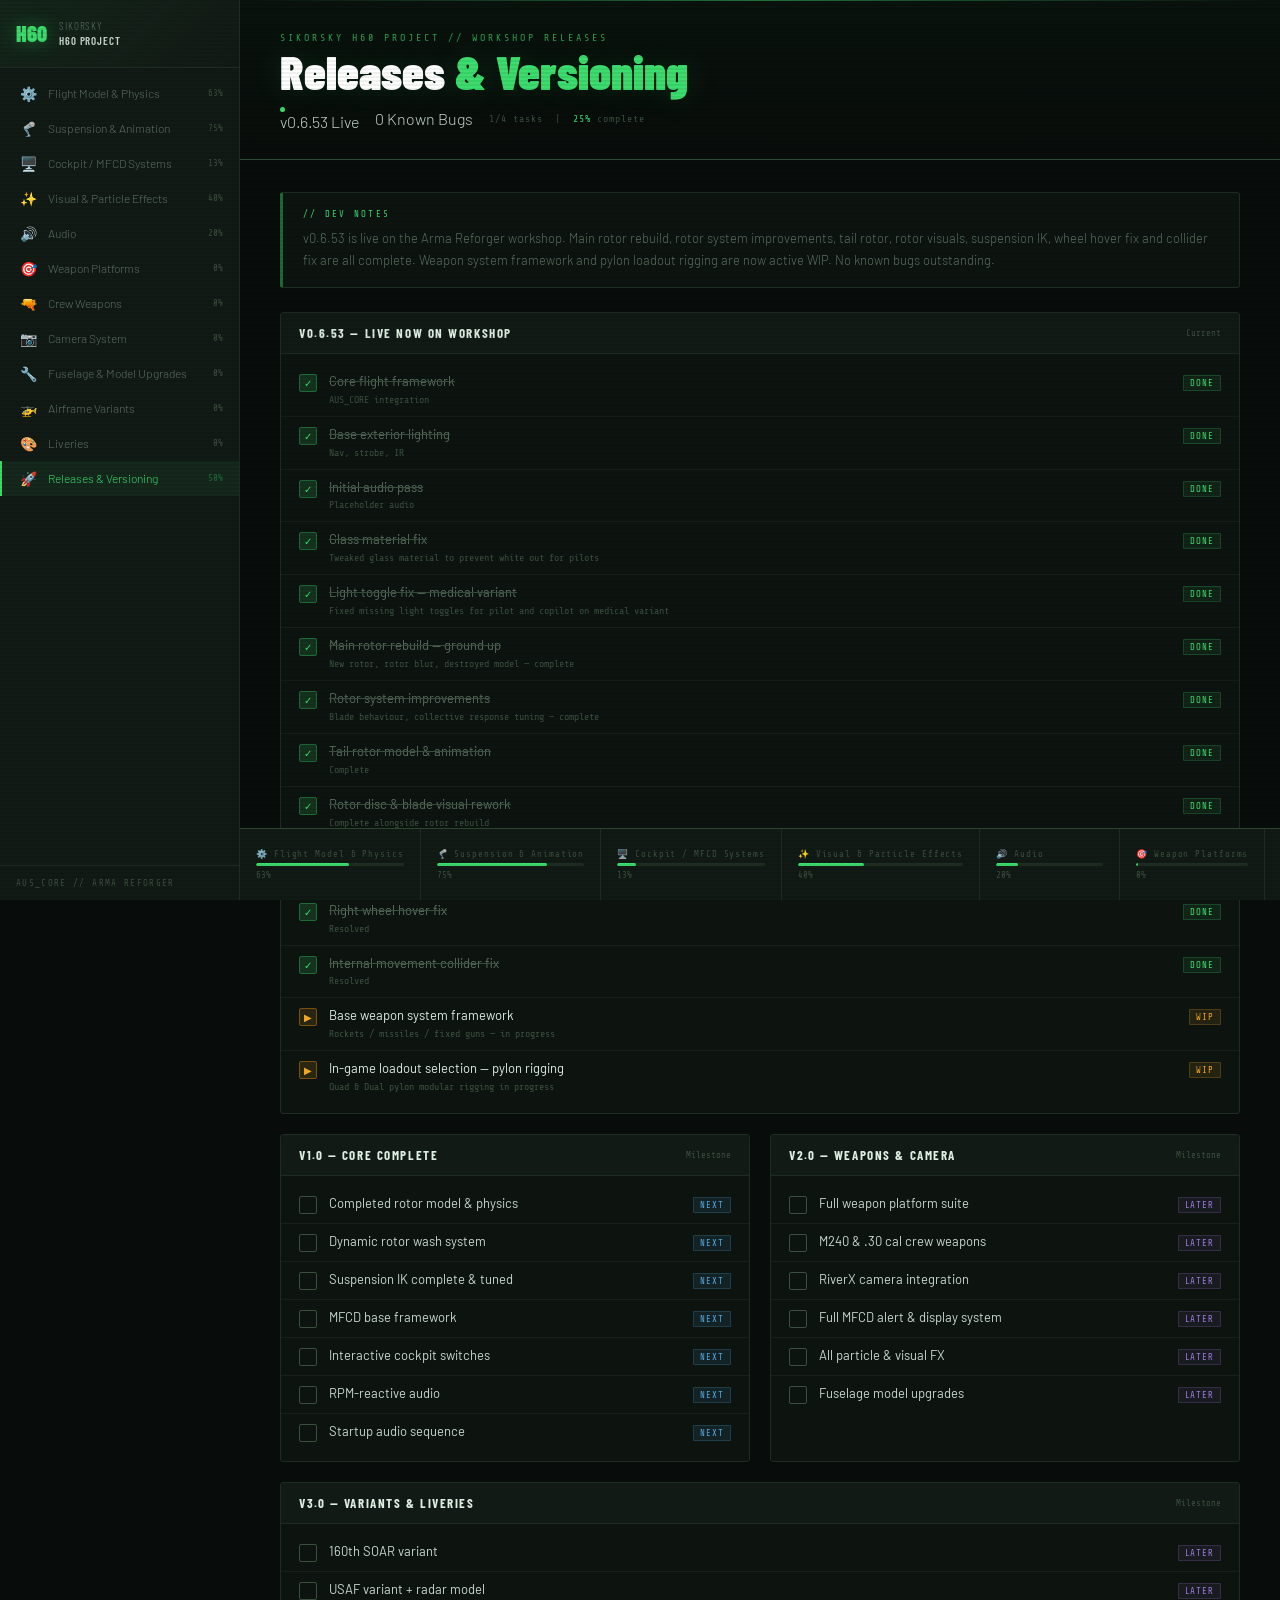
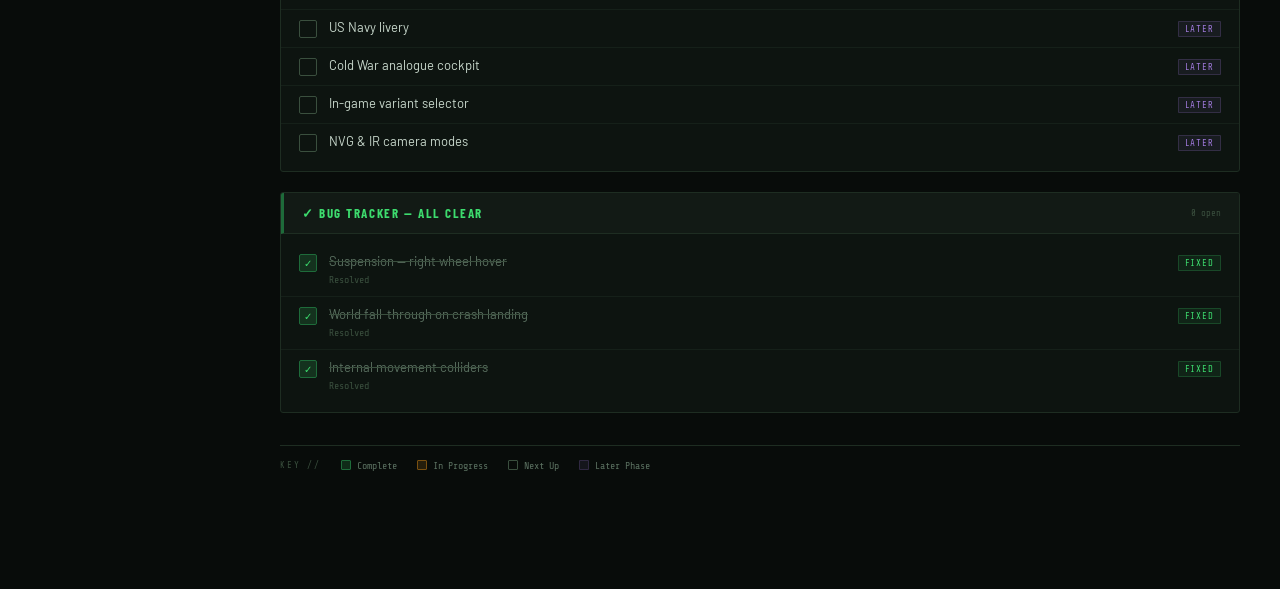
<file: releases.html>
<!DOCTYPE html>
<html lang="en">
<head>
<meta charset="UTF-8">
<meta name="viewport" content="width=device-width, initial-scale=1.0">
<title>Releases & Versioning — Sikorsky H60 Project</title>
<link href="https://fonts.googleapis.com/css2?family=Share+Tech+Mono&family=Barlow+Condensed:wght@300;400;600;700;900&family=Barlow:wght@300;400;500&display=swap" rel="stylesheet">
<link rel="stylesheet" href="shared.css">
</head>
<body>
<div id="sidebar-mount"></div>
<div class="page-wrap">
  <div class="page-header">
    <div class="page-designation">Sikorsky H60 Project // Workshop Releases</div>
    <div class="page-title">Releases <span>&amp; Versioning</span></div>
    <div class="page-meta">
      <div class="badge badge-green"><div class="status-dot"></div>v0.6.53 Live</div><div class="badge badge-dim">0 Known Bugs</div>
      <span class="progress-summary">1/4 tasks &nbsp;|&nbsp; <span>25%</span> complete</span>
    </div>
  </div>
  <div class="content">
    <div class="notes-block">
      <div class="notes-label">// Dev Notes</div>
      <div class="notes-text">v0.6.53 is live on the Arma Reforger workshop. Main rotor rebuild, rotor system improvements, tail rotor, rotor visuals, suspension IK, wheel hover fix and collider fix are all complete. Weapon system framework and pylon loadout rigging are now active WIP. No known bugs outstanding.</div>
    </div>
    <div class="task-grid">
  <div class="task-section full">
    <div class="section-head">
      <div class="section-head-title">v0.6.53 — Live Now on Workshop</div>
      <div class="section-head-count">Current</div>
    </div>
    <div class="task-list">
      <div class="task"><div class="task-status done">✓</div><div class="task-info"><div class="task-name done-text">Core flight framework</div><div class="task-note">AUS_CORE integration</div></div><div class="task-tag tag-done">DONE</div></div>
      <div class="task"><div class="task-status done">✓</div><div class="task-info"><div class="task-name done-text">Base exterior lighting</div><div class="task-note">Nav, strobe, IR</div></div><div class="task-tag tag-done">DONE</div></div>
      <div class="task"><div class="task-status done">✓</div><div class="task-info"><div class="task-name done-text">Initial audio pass</div><div class="task-note">Placeholder audio</div></div><div class="task-tag tag-done">DONE</div></div>
      <div class="task"><div class="task-status done">✓</div><div class="task-info"><div class="task-name done-text">Glass material fix</div><div class="task-note">Tweaked glass material to prevent white out for pilots</div></div><div class="task-tag tag-done">DONE</div></div>
      <div class="task"><div class="task-status done">✓</div><div class="task-info"><div class="task-name done-text">Light toggle fix — medical variant</div><div class="task-note">Fixed missing light toggles for pilot and copilot on medical variant</div></div><div class="task-tag tag-done">DONE</div></div>
      <div class="task"><div class="task-status done">✓</div><div class="task-info"><div class="task-name done-text">Main rotor rebuild — ground up</div><div class="task-note">New rotor, rotor blur, destroyed model — complete</div></div><div class="task-tag tag-done">DONE</div></div>
      <div class="task"><div class="task-status done">✓</div><div class="task-info"><div class="task-name done-text">Rotor system improvements</div><div class="task-note">Blade behaviour, collective response tuning — complete</div></div><div class="task-tag tag-done">DONE</div></div>
      <div class="task"><div class="task-status done">✓</div><div class="task-info"><div class="task-name done-text">Tail rotor model &amp; animation</div><div class="task-note">Complete</div></div><div class="task-tag tag-done">DONE</div></div>
      <div class="task"><div class="task-status done">✓</div><div class="task-info"><div class="task-name done-text">Rotor disc &amp; blade visual rework</div><div class="task-note">Complete alongside rotor rebuild</div></div><div class="task-tag tag-done">DONE</div></div>
      <div class="task"><div class="task-status done">✓</div><div class="task-info"><div class="task-name done-text">Suspension IK animation system</div><div class="task-note">Complete</div></div><div class="task-tag tag-done">DONE</div></div>
      <div class="task"><div class="task-status done">✓</div><div class="task-info"><div class="task-name done-text">Right wheel hover fix</div><div class="task-note">Resolved</div></div><div class="task-tag tag-done">DONE</div></div>
      <div class="task"><div class="task-status done">✓</div><div class="task-info"><div class="task-name done-text">Internal movement collider fix</div><div class="task-note">Resolved</div></div><div class="task-tag tag-done">DONE</div></div>
      <div class="task"><div class="task-status active">▶</div><div class="task-info"><div class="task-name active-text">Base weapon system framework</div><div class="task-note">Rockets / missiles / fixed guns — in progress</div></div><div class="task-tag tag-wip">WIP</div></div>
      <div class="task"><div class="task-status active">▶</div><div class="task-info"><div class="task-name active-text">In-game loadout selection — pylon rigging</div><div class="task-note">Quad &amp; Dual pylon modular rigging in progress</div></div><div class="task-tag tag-wip">WIP</div></div>
    </div>
  </div>
  <div class="task-section">
    <div class="section-head">
      <div class="section-head-title">v1.0 — Core Complete</div>
      <div class="section-head-count">Milestone</div>
    </div>
    <div class="task-list">
      <div class="task"><div class="task-status todo"></div><div class="task-info"><div class="task-name">Completed rotor model &amp; physics</div></div><div class="task-tag tag-next">NEXT</div></div>
      <div class="task"><div class="task-status todo"></div><div class="task-info"><div class="task-name">Dynamic rotor wash system</div></div><div class="task-tag tag-next">NEXT</div></div>
      <div class="task"><div class="task-status todo"></div><div class="task-info"><div class="task-name">Suspension IK complete &amp; tuned</div></div><div class="task-tag tag-next">NEXT</div></div>
      <div class="task"><div class="task-status todo"></div><div class="task-info"><div class="task-name">MFCD base framework</div></div><div class="task-tag tag-next">NEXT</div></div>
      <div class="task"><div class="task-status todo"></div><div class="task-info"><div class="task-name">Interactive cockpit switches</div></div><div class="task-tag tag-next">NEXT</div></div>
      <div class="task"><div class="task-status todo"></div><div class="task-info"><div class="task-name">RPM-reactive audio</div></div><div class="task-tag tag-next">NEXT</div></div>
      <div class="task"><div class="task-status todo"></div><div class="task-info"><div class="task-name">Startup audio sequence</div></div><div class="task-tag tag-next">NEXT</div></div>
    </div>
  </div>
  <div class="task-section">
    <div class="section-head">
      <div class="section-head-title">v2.0 — Weapons &amp; Camera</div>
      <div class="section-head-count">Milestone</div>
    </div>
    <div class="task-list">
      <div class="task"><div class="task-status todo"></div><div class="task-info"><div class="task-name">Full weapon platform suite</div></div><div class="task-tag tag-later">LATER</div></div>
      <div class="task"><div class="task-status todo"></div><div class="task-info"><div class="task-name">M240 &amp; .30 cal crew weapons</div></div><div class="task-tag tag-later">LATER</div></div>
      <div class="task"><div class="task-status todo"></div><div class="task-info"><div class="task-name">RiverX camera integration</div></div><div class="task-tag tag-later">LATER</div></div>
      <div class="task"><div class="task-status todo"></div><div class="task-info"><div class="task-name">Full MFCD alert &amp; display system</div></div><div class="task-tag tag-later">LATER</div></div>
      <div class="task"><div class="task-status todo"></div><div class="task-info"><div class="task-name">All particle &amp; visual FX</div></div><div class="task-tag tag-later">LATER</div></div>
      <div class="task"><div class="task-status todo"></div><div class="task-info"><div class="task-name">Fuselage model upgrades</div></div><div class="task-tag tag-later">LATER</div></div>
    </div>
  </div>
  <div class="task-section full">
    <div class="section-head">
      <div class="section-head-title">v3.0 — Variants &amp; Liveries</div>
      <div class="section-head-count">Milestone</div>
    </div>
    <div class="task-list">
      <div class="task"><div class="task-status todo"></div><div class="task-info"><div class="task-name">160th SOAR variant</div></div><div class="task-tag tag-later">LATER</div></div>
      <div class="task"><div class="task-status todo"></div><div class="task-info"><div class="task-name">USAF variant + radar model</div></div><div class="task-tag tag-later">LATER</div></div>
      <div class="task"><div class="task-status todo"></div><div class="task-info"><div class="task-name">US Navy livery</div></div><div class="task-tag tag-later">LATER</div></div>
      <div class="task"><div class="task-status todo"></div><div class="task-info"><div class="task-name">Cold War analogue cockpit</div></div><div class="task-tag tag-later">LATER</div></div>
      <div class="task"><div class="task-status todo"></div><div class="task-info"><div class="task-name">In-game variant selector</div></div><div class="task-tag tag-later">LATER</div></div>
      <div class="task"><div class="task-status todo"></div><div class="task-info"><div class="task-name">NVG &amp; IR camera modes</div></div><div class="task-tag tag-later">LATER</div></div>
    </div>
  </div>
  <div class="task-section full">
    <div class="section-head" style="border-left: 3px solid var(--green-dim);">
      <div class="section-head-title" style="color:var(--green);">✓ Bug Tracker — All Clear</div>
      <div class="section-head-count">0 open</div>
    </div>
    <div class="task-list">
      <div class="task">
        <div class="task-status done">✓</div>
        <div class="task-info">
          <div class="task-name done-text">Suspension — right wheel hover</div>
          <div class="task-note">Resolved</div>
        </div>
        <div class="task-tag tag-done">FIXED</div>
      </div>
      <div class="task">
        <div class="task-status done">✓</div>
        <div class="task-info">
          <div class="task-name done-text">World fall-through on crash landing</div>
          <div class="task-note">Resolved</div>
        </div>
        <div class="task-tag tag-done">FIXED</div>
      </div>
      <div class="task">
        <div class="task-status done">✓</div>
        <div class="task-info">
          <div class="task-name done-text">Internal movement colliders</div>
          <div class="task-note">Resolved</div>
        </div>
        <div class="task-tag tag-done">FIXED</div>
      </div>
    </div>
  </div>
</div>
    <div class="legend">
      <span class="legend-label">Key //</span>
      <div class="legend-item"><div class="legend-dot ld-done"></div>Complete</div>
      <div class="legend-item"><div class="legend-dot ld-active"></div>In Progress</div>
      <div class="legend-item"><div class="legend-dot ld-todo"></div>Next Up</div>
      <div class="legend-item"><div class="legend-dot ld-later"></div>Later Phase</div>
    </div>
  </div>
</div>
<div id="timeline-mount"></div>
<script src="shared.js"></script>
<script>initPage('releases');</script>
</body>
</html>
</file>
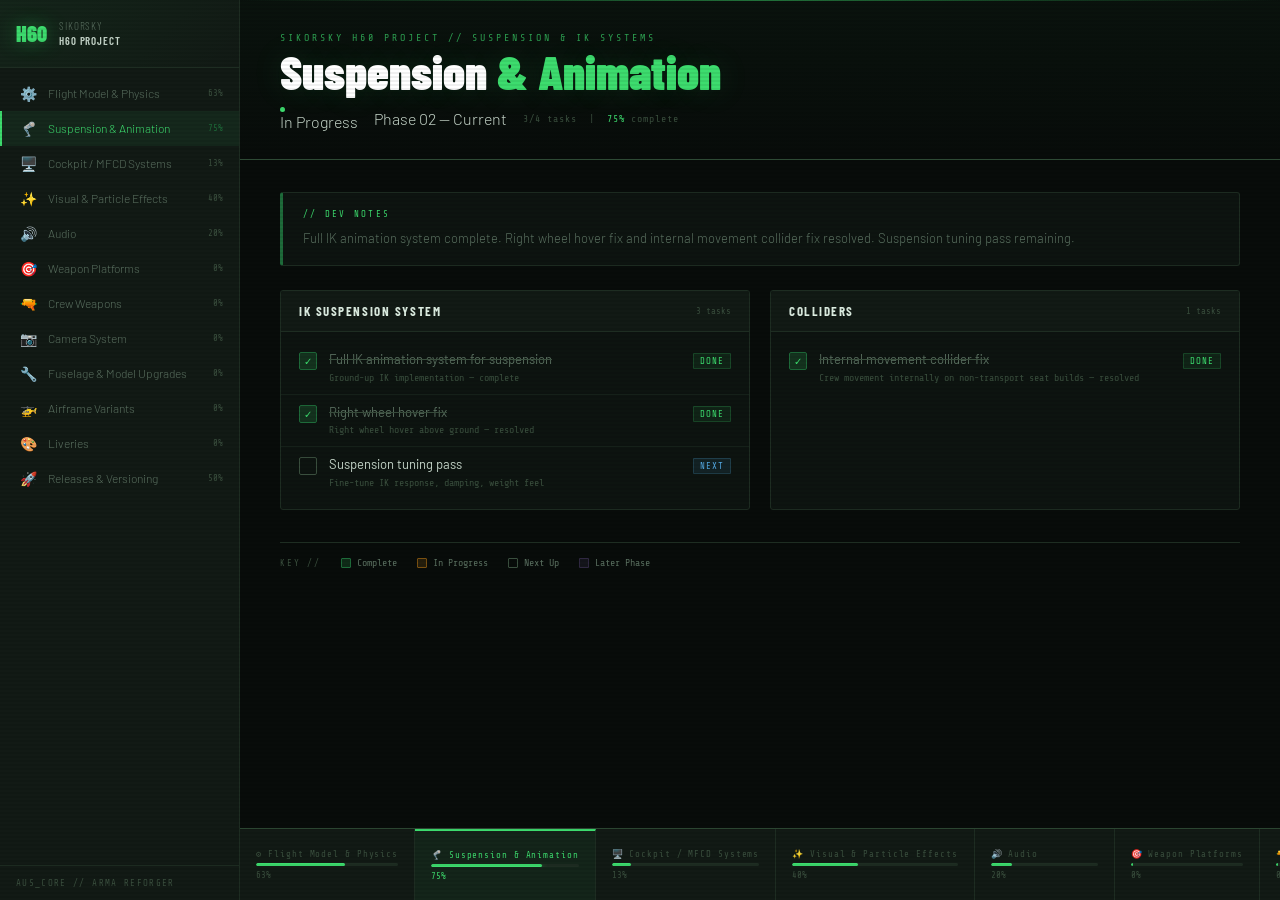
<file: suspension.html>
<!DOCTYPE html>
<html lang="en">
<head>
<meta charset="UTF-8">
<meta name="viewport" content="width=device-width, initial-scale=1.0">
<title>Suspension & Animation — Sikorsky H60 Project</title>
<link href="https://fonts.googleapis.com/css2?family=Share+Tech+Mono&family=Barlow+Condensed:wght@300;400;600;700;900&family=Barlow:wght@300;400;500&display=swap" rel="stylesheet">
<link rel="stylesheet" href="shared.css">
</head>
<body>
<div id="sidebar-mount"></div>
<div class="page-wrap">
  <div class="page-header">
    <div class="page-designation">Sikorsky H60 Project // Suspension &amp; IK Systems</div>
    <div class="page-title">Suspension <span>&amp; Animation</span></div>
    <div class="page-meta">
      <div class="badge badge-green"><div class="status-dot"></div>In Progress</div><div class="badge badge-dim">Phase 02 — Current</div>
      <span class="progress-summary">3/4 tasks &nbsp;|&nbsp; <span>75%</span> complete</span>
    </div>
  </div>
  <div class="content">
    <div class="notes-block">
      <div class="notes-label">// Dev Notes</div>
      <div class="notes-text">Full IK animation system complete. Right wheel hover fix and internal movement collider fix resolved. Suspension tuning pass remaining.</div>
    </div>
    <div class="task-grid"><div class="task-section">
      <div class="section-head">
        <div class="section-head-title">IK Suspension System</div>
        <div class="section-head-count">3 tasks</div>
      </div>
      <div class="task-list"><div class="task">
        <div class="task-status done">✓</div>
        <div class="task-info">
          <div class="task-name done-text">Full IK animation system for suspension</div>
          <div class="task-note">Ground-up IK implementation — complete</div>
        </div>
        <div class="task-tag tag-done">DONE</div>
      </div>
<div class="task">
        <div class="task-status done">✓</div>
        <div class="task-info">
          <div class="task-name done-text">Right wheel hover fix</div>
          <div class="task-note">Right wheel hover above ground — resolved</div>
        </div>
        <div class="task-tag tag-done">DONE</div>
      </div>
<div class="task">
        <div class="task-status todo"></div>
        <div class="task-info">
          <div class="task-name ">Suspension tuning pass</div>
          <div class="task-note">Fine-tune IK response, damping, weight feel</div>
        </div>
        <div class="task-tag tag-next">NEXT</div>
      </div></div>
    </div><div class="task-section">
      <div class="section-head">
        <div class="section-head-title">Colliders</div>
        <div class="section-head-count">1 tasks</div>
      </div>
      <div class="task-list"><div class="task">
        <div class="task-status done">✓</div>
        <div class="task-info">
          <div class="task-name done-text">Internal movement collider fix</div>
          <div class="task-note">Crew movement internally on non-transport seat builds — resolved</div>
        </div>
        <div class="task-tag tag-done">DONE</div>
      </div></div>
    </div></div>
    <div class="legend">
      <span class="legend-label">Key //</span>
      <div class="legend-item"><div class="legend-dot ld-done"></div>Complete</div>
      <div class="legend-item"><div class="legend-dot ld-active"></div>In Progress</div>
      <div class="legend-item"><div class="legend-dot ld-todo"></div>Next Up</div>
      <div class="legend-item"><div class="legend-dot ld-later"></div>Later Phase</div>
    </div>
  </div>
</div>
<div id="timeline-mount"></div>
<script src="shared.js"></script>
<script>initPage('suspension');</script>
</body>
</html>
</file>
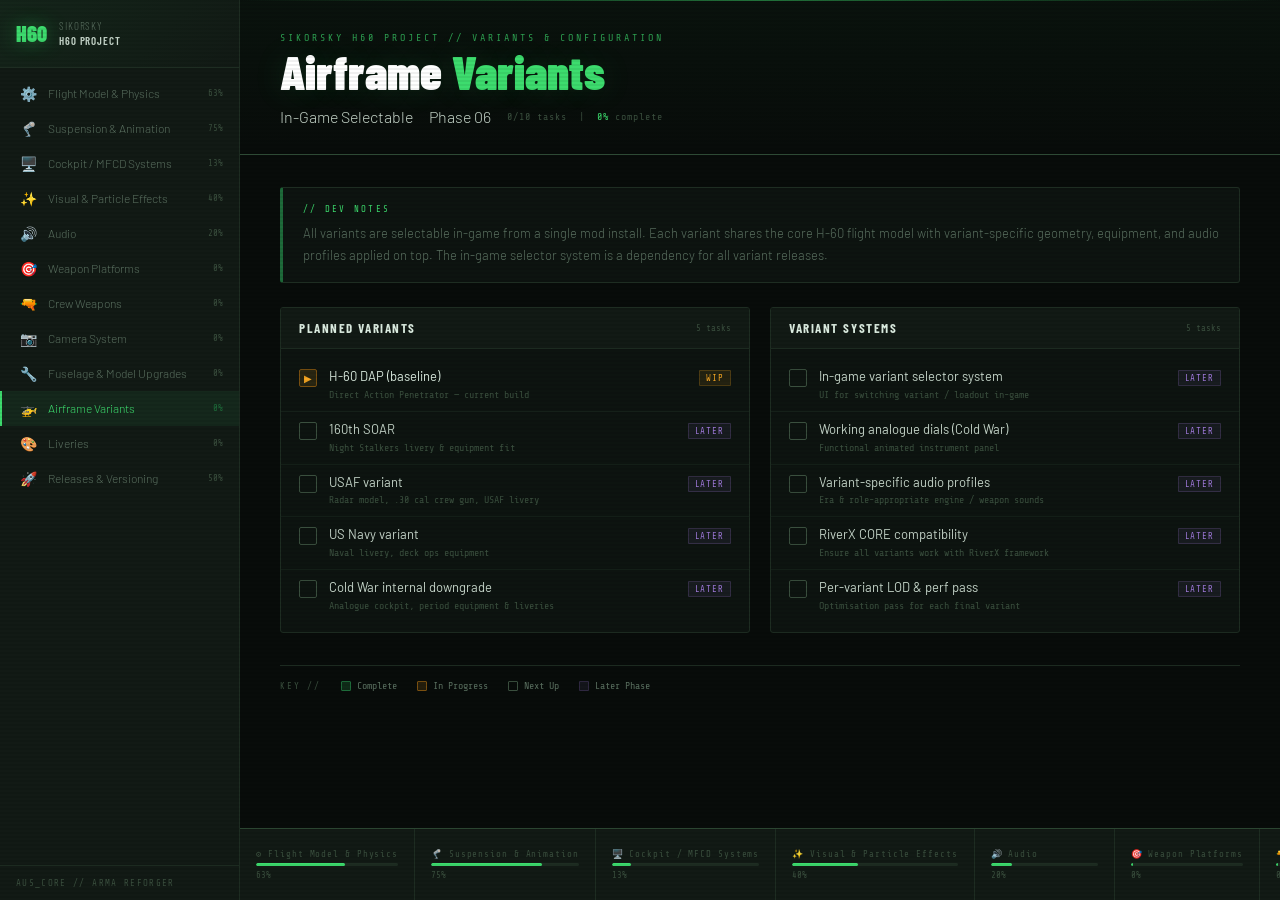
<file: variants.html>
<!DOCTYPE html>
<html lang="en">
<head>
<meta charset="UTF-8">
<meta name="viewport" content="width=device-width, initial-scale=1.0">
<title>Airframe Variants — Sikorsky H60 Project</title>
<link href="https://fonts.googleapis.com/css2?family=Share+Tech+Mono&family=Barlow+Condensed:wght@300;400;600;700;900&family=Barlow:wght@300;400;500&display=swap" rel="stylesheet">
<link rel="stylesheet" href="shared.css">
</head>
<body>
<div id="sidebar-mount"></div>
<div class="page-wrap">
  <div class="page-header">
    <div class="page-designation">Sikorsky H60 Project // Variants &amp; Configuration</div>
    <div class="page-title">Airframe <span>Variants</span></div>
    <div class="page-meta">
      <div class="badge badge-dim">In-Game Selectable</div><div class="badge badge-dim">Phase 06</div>
      <span class="progress-summary">0/10 tasks &nbsp;|&nbsp; <span>0%</span> complete</span>
    </div>
  </div>
  <div class="content">
    <div class="notes-block">
      <div class="notes-label">// Dev Notes</div>
      <div class="notes-text">All variants are selectable in-game from a single mod install. Each variant shares the core H-60 flight model with variant-specific geometry, equipment, and audio profiles applied on top. The in-game selector system is a dependency for all variant releases.</div>
    </div>
    <div class="task-grid"><div class="task-section">
      <div class="section-head">
        <div class="section-head-title">Planned Variants</div>
        <div class="section-head-count">5 tasks</div>
      </div>
      <div class="task-list"><div class="task">
        <div class="task-status active">▶</div>
        <div class="task-info">
          <div class="task-name active-text">H-60 DAP (baseline)</div>
          <div class="task-note">Direct Action Penetrator — current build</div>
        </div>
        <div class="task-tag tag-wip">WIP</div>
      </div>
<div class="task">
        <div class="task-status todo"></div>
        <div class="task-info">
          <div class="task-name ">160th SOAR</div>
          <div class="task-note">Night Stalkers livery &amp; equipment fit</div>
        </div>
        <div class="task-tag tag-later">LATER</div>
      </div>
<div class="task">
        <div class="task-status todo"></div>
        <div class="task-info">
          <div class="task-name ">USAF variant</div>
          <div class="task-note">Radar model, .30 cal crew gun, USAF livery</div>
        </div>
        <div class="task-tag tag-later">LATER</div>
      </div>
<div class="task">
        <div class="task-status todo"></div>
        <div class="task-info">
          <div class="task-name ">US Navy variant</div>
          <div class="task-note">Naval livery, deck ops equipment</div>
        </div>
        <div class="task-tag tag-later">LATER</div>
      </div>
<div class="task">
        <div class="task-status todo"></div>
        <div class="task-info">
          <div class="task-name ">Cold War internal downgrade</div>
          <div class="task-note">Analogue cockpit, period equipment &amp; liveries</div>
        </div>
        <div class="task-tag tag-later">LATER</div>
      </div></div>
    </div><div class="task-section">
      <div class="section-head">
        <div class="section-head-title">Variant Systems</div>
        <div class="section-head-count">5 tasks</div>
      </div>
      <div class="task-list"><div class="task">
        <div class="task-status todo"></div>
        <div class="task-info">
          <div class="task-name ">In-game variant selector system</div>
          <div class="task-note">UI for switching variant / loadout in-game</div>
        </div>
        <div class="task-tag tag-later">LATER</div>
      </div>
<div class="task">
        <div class="task-status todo"></div>
        <div class="task-info">
          <div class="task-name ">Working analogue dials (Cold War)</div>
          <div class="task-note">Functional animated instrument panel</div>
        </div>
        <div class="task-tag tag-later">LATER</div>
      </div>
<div class="task">
        <div class="task-status todo"></div>
        <div class="task-info">
          <div class="task-name ">Variant-specific audio profiles</div>
          <div class="task-note">Era &amp; role-appropriate engine / weapon sounds</div>
        </div>
        <div class="task-tag tag-later">LATER</div>
      </div>
<div class="task">
        <div class="task-status todo"></div>
        <div class="task-info">
          <div class="task-name ">RiverX CORE compatibility</div>
          <div class="task-note">Ensure all variants work with RiverX framework</div>
        </div>
        <div class="task-tag tag-later">LATER</div>
      </div>
<div class="task">
        <div class="task-status todo"></div>
        <div class="task-info">
          <div class="task-name ">Per-variant LOD &amp; perf pass</div>
          <div class="task-note">Optimisation pass for each final variant</div>
        </div>
        <div class="task-tag tag-later">LATER</div>
      </div></div>
    </div></div>
    <div class="legend">
      <span class="legend-label">Key //</span>
      <div class="legend-item"><div class="legend-dot ld-done"></div>Complete</div>
      <div class="legend-item"><div class="legend-dot ld-active"></div>In Progress</div>
      <div class="legend-item"><div class="legend-dot ld-todo"></div>Next Up</div>
      <div class="legend-item"><div class="legend-dot ld-later"></div>Later Phase</div>
    </div>
  </div>
</div>
<div id="timeline-mount"></div>
<script src="shared.js"></script>
<script>initPage('variants');</script>
</body>
</html>
</file>
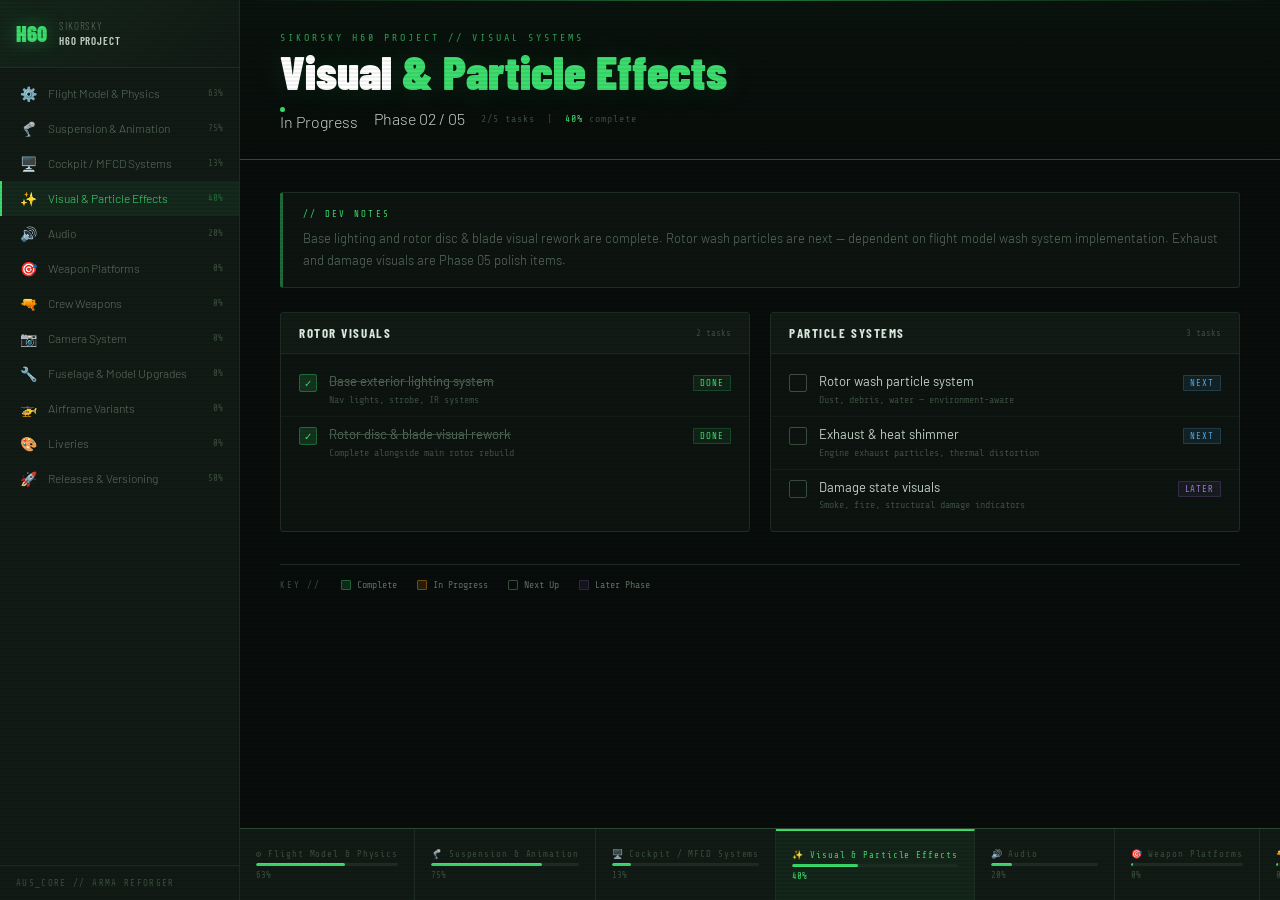
<file: visual-fx.html>
<!DOCTYPE html>
<html lang="en">
<head>
<meta charset="UTF-8">
<meta name="viewport" content="width=device-width, initial-scale=1.0">
<title>Visual & Particle Effects — Sikorsky H60 Project</title>
<link href="https://fonts.googleapis.com/css2?family=Share+Tech+Mono&family=Barlow+Condensed:wght@300;400;600;700;900&family=Barlow:wght@300;400;500&display=swap" rel="stylesheet">
<link rel="stylesheet" href="shared.css">
</head>
<body>
<div id="sidebar-mount"></div>
<div class="page-wrap">
  <div class="page-header">
    <div class="page-designation">Sikorsky H60 Project // Visual Systems</div>
    <div class="page-title">Visual <span>&amp; Particle Effects</span></div>
    <div class="page-meta">
      <div class="badge badge-green"><div class="status-dot"></div>In Progress</div><div class="badge badge-dim">Phase 02 / 05</div>
      <span class="progress-summary">2/5 tasks &nbsp;|&nbsp; <span>40%</span> complete</span>
    </div>
  </div>
  <div class="content">
    <div class="notes-block">
      <div class="notes-label">// Dev Notes</div>
      <div class="notes-text">Base lighting and rotor disc & blade visual rework are complete. Rotor wash particles are next — dependent on flight model wash system implementation. Exhaust and damage visuals are Phase 05 polish items.</div>
    </div>
    <div class="task-grid"><div class="task-section">
      <div class="section-head">
        <div class="section-head-title">Rotor Visuals</div>
        <div class="section-head-count">2 tasks</div>
      </div>
      <div class="task-list"><div class="task">
        <div class="task-status done">✓</div>
        <div class="task-info">
          <div class="task-name done-text">Base exterior lighting system</div>
          <div class="task-note">Nav lights, strobe, IR systems</div>
        </div>
        <div class="task-tag tag-done">DONE</div>
      </div>
<div class="task">
        <div class="task-status done">✓</div>
        <div class="task-info">
          <div class="task-name done-text">Rotor disc &amp; blade visual rework</div>
          <div class="task-note">Complete alongside main rotor rebuild</div>
        </div>
        <div class="task-tag tag-done">DONE</div>
      </div></div>
    </div><div class="task-section">
      <div class="section-head">
        <div class="section-head-title">Particle Systems</div>
        <div class="section-head-count">3 tasks</div>
      </div>
      <div class="task-list"><div class="task">
        <div class="task-status todo"></div>
        <div class="task-info">
          <div class="task-name ">Rotor wash particle system</div>
          <div class="task-note">Dust, debris, water — environment-aware</div>
        </div>
        <div class="task-tag tag-next">NEXT</div>
      </div>
<div class="task">
        <div class="task-status todo"></div>
        <div class="task-info">
          <div class="task-name ">Exhaust &amp; heat shimmer</div>
          <div class="task-note">Engine exhaust particles, thermal distortion</div>
        </div>
        <div class="task-tag tag-next">NEXT</div>
      </div>
<div class="task">
        <div class="task-status todo"></div>
        <div class="task-info">
          <div class="task-name ">Damage state visuals</div>
          <div class="task-note">Smoke, fire, structural damage indicators</div>
        </div>
        <div class="task-tag tag-later">LATER</div>
      </div></div>
    </div></div>
    <div class="legend">
      <span class="legend-label">Key //</span>
      <div class="legend-item"><div class="legend-dot ld-done"></div>Complete</div>
      <div class="legend-item"><div class="legend-dot ld-active"></div>In Progress</div>
      <div class="legend-item"><div class="legend-dot ld-todo"></div>Next Up</div>
      <div class="legend-item"><div class="legend-dot ld-later"></div>Later Phase</div>
    </div>
  </div>
</div>
<div id="timeline-mount"></div>
<script src="shared.js"></script>
<script>initPage('visual-fx');</script>
</body>
</html>
</file>
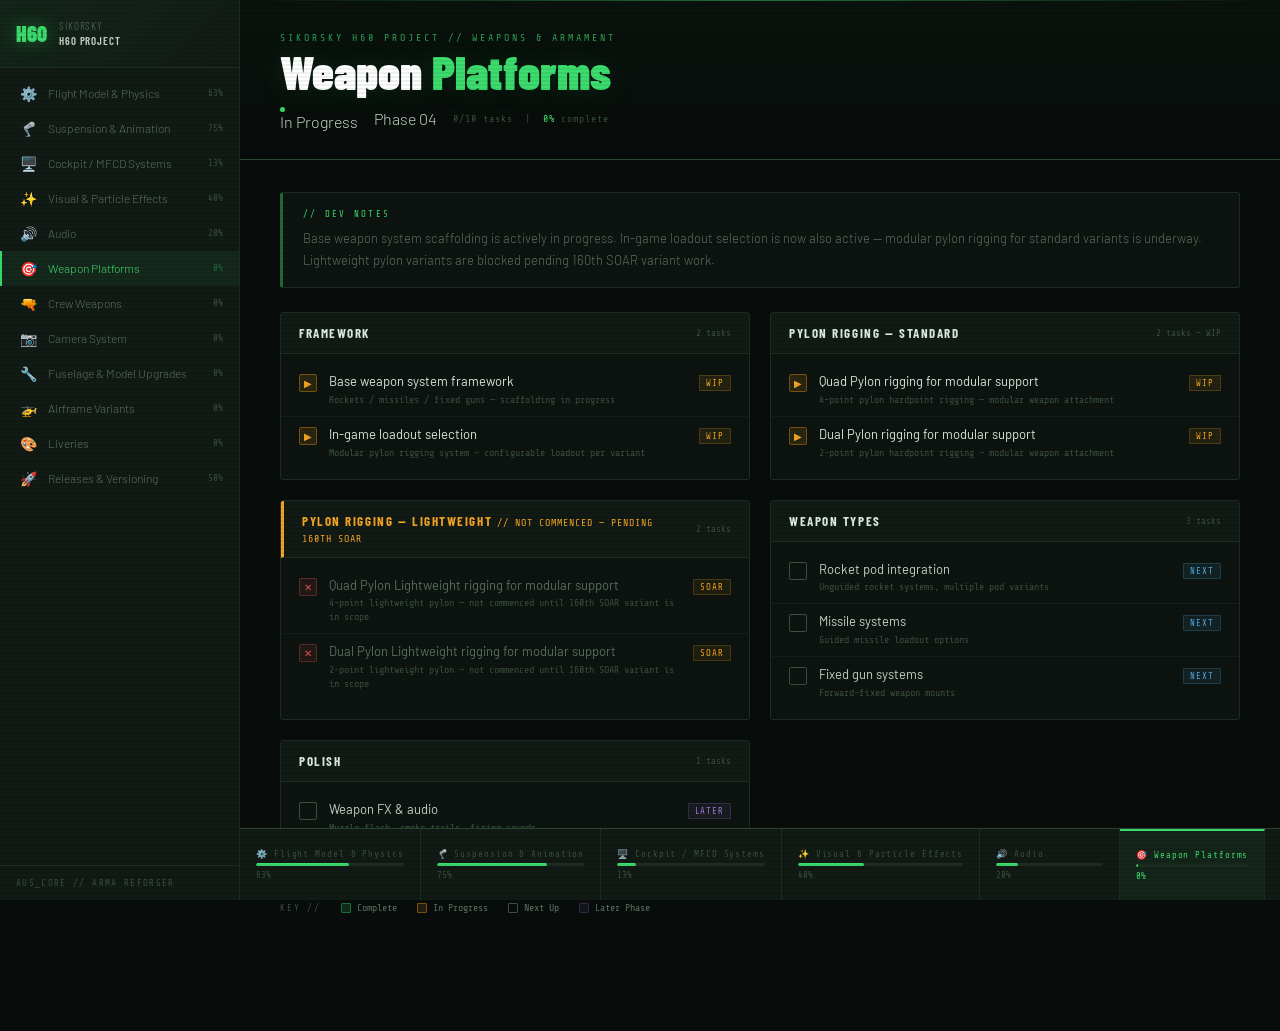
<file: weapon-platforms.html>
<!DOCTYPE html>
<html lang="en">
<head>
<meta charset="UTF-8">
<meta name="viewport" content="width=device-width, initial-scale=1.0">
<title>Weapon Platforms — Sikorsky H60 Project</title>
<link href="https://fonts.googleapis.com/css2?family=Share+Tech+Mono&family=Barlow+Condensed:wght@300;400;600;700;900&family=Barlow:wght@300;400;500&display=swap" rel="stylesheet">
<link rel="stylesheet" href="shared.css">
</head>
<body>
<div id="sidebar-mount"></div>
<div class="page-wrap">
  <div class="page-header">
    <div class="page-designation">Sikorsky H60 Project // Weapons &amp; Armament</div>
    <div class="page-title">Weapon <span>Platforms</span></div>
    <div class="page-meta">
      <div class="badge badge-green"><div class="status-dot"></div>In Progress</div><div class="badge badge-dim">Phase 04</div>
      <span class="progress-summary">0/10 tasks &nbsp;|&nbsp; <span>0%</span> complete</span>
    </div>
  </div>
  <div class="content">
    <div class="notes-block">
      <div class="notes-label">// Dev Notes</div>
      <div class="notes-text">Base weapon system scaffolding is actively in progress. In-game loadout selection is now also active — modular pylon rigging for standard variants is underway. Lightweight pylon variants are blocked pending 160th SOAR variant work.</div>
    </div>
    <div class="task-grid"><div class="task-section">
      <div class="section-head">
        <div class="section-head-title">Framework</div>
        <div class="section-head-count">2 tasks</div>
      </div>
      <div class="task-list"><div class="task">
        <div class="task-status active">▶</div>
        <div class="task-info">
          <div class="task-name active-text">Base weapon system framework</div>
          <div class="task-note">Rockets / missiles / fixed guns — scaffolding in progress</div>
        </div>
        <div class="task-tag tag-wip">WIP</div>
      </div>
<div class="task">
        <div class="task-status active">▶</div>
        <div class="task-info">
          <div class="task-name active-text">In-game loadout selection</div>
          <div class="task-note">Modular pylon rigging system — configurable loadout per variant</div>
        </div>
        <div class="task-tag tag-wip">WIP</div>
      </div></div>
    </div>
    <div class="task-section">
      <div class="section-head">
        <div class="section-head-title">Pylon Rigging — Standard</div>
        <div class="section-head-count">2 tasks — WIP</div>
      </div>
      <div class="task-list">
<div class="task">
        <div class="task-status active">▶</div>
        <div class="task-info">
          <div class="task-name active-text">Quad Pylon rigging for modular support</div>
          <div class="task-note">4-point pylon hardpoint rigging — modular weapon attachment</div>
        </div>
        <div class="task-tag tag-wip">WIP</div>
      </div>
<div class="task">
        <div class="task-status active">▶</div>
        <div class="task-info">
          <div class="task-name active-text">Dual Pylon rigging for modular support</div>
          <div class="task-note">2-point pylon hardpoint rigging — modular weapon attachment</div>
        </div>
        <div class="task-tag tag-wip">WIP</div>
      </div></div>
    </div>
    <div class="task-section">
      <div class="section-head" style="border-left: 3px solid var(--amber);">
        <div class="section-head-title" style="color:var(--amber);">Pylon Rigging — Lightweight <span style="font-size:10px;font-family:'Share Tech Mono',monospace;font-weight:400;letter-spacing:0.1em;"> // NOT COMMENCED — PENDING 160th SOAR</span></div>
        <div class="section-head-count">2 tasks</div>
      </div>
      <div class="task-list">
<div class="task">
        <div class="task-status blocked">✕</div>
        <div class="task-info">
          <div class="task-name" style="color:var(--text-dim);">Quad Pylon Lightweight rigging for modular support</div>
          <div class="task-note">4-point lightweight pylon — not commenced until 160th SOAR variant is in scope</div>
        </div>
        <div class="task-tag" style="background:rgba(245,166,35,0.08);color:var(--amber);border:1px solid rgba(245,166,35,0.2);">SOAR</div>
      </div>
<div class="task">
        <div class="task-status blocked">✕</div>
        <div class="task-info">
          <div class="task-name" style="color:var(--text-dim);">Dual Pylon Lightweight rigging for modular support</div>
          <div class="task-note">2-point lightweight pylon — not commenced until 160th SOAR variant is in scope</div>
        </div>
        <div class="task-tag" style="background:rgba(245,166,35,0.08);color:var(--amber);border:1px solid rgba(245,166,35,0.2);">SOAR</div>
      </div></div>
    </div><div class="task-section">
      <div class="section-head">
        <div class="section-head-title">Weapon Types</div>
        <div class="section-head-count">3 tasks</div>
      </div>
      <div class="task-list"><div class="task">
        <div class="task-status todo"></div>
        <div class="task-info">
          <div class="task-name ">Rocket pod integration</div>
          <div class="task-note">Unguided rocket systems, multiple pod variants</div>
        </div>
        <div class="task-tag tag-next">NEXT</div>
      </div>
<div class="task">
        <div class="task-status todo"></div>
        <div class="task-info">
          <div class="task-name ">Missile systems</div>
          <div class="task-note">Guided missile loadout options</div>
        </div>
        <div class="task-tag tag-next">NEXT</div>
      </div>
<div class="task">
        <div class="task-status todo"></div>
        <div class="task-info">
          <div class="task-name ">Fixed gun systems</div>
          <div class="task-note">Forward-fixed weapon mounts</div>
        </div>
        <div class="task-tag tag-next">NEXT</div>
      </div></div>
    </div><div class="task-section">
      <div class="section-head">
        <div class="section-head-title">Polish</div>
        <div class="section-head-count">1 tasks</div>
      </div>
      <div class="task-list"><div class="task">
        <div class="task-status todo"></div>
        <div class="task-info">
          <div class="task-name ">Weapon FX &amp; audio</div>
          <div class="task-note">Muzzle flash, smoke trails, firing sounds</div>
        </div>
        <div class="task-tag tag-later">LATER</div>
      </div></div>
    </div></div>
    <div class="legend">
      <span class="legend-label">Key //</span>
      <div class="legend-item"><div class="legend-dot ld-done"></div>Complete</div>
      <div class="legend-item"><div class="legend-dot ld-active"></div>In Progress</div>
      <div class="legend-item"><div class="legend-dot ld-todo"></div>Next Up</div>
      <div class="legend-item"><div class="legend-dot ld-later"></div>Later Phase</div>
    </div>
  </div>
</div>
<div id="timeline-mount"></div>
<script src="shared.js"></script>
<script>initPage('weapon-platforms');</script>
</body>
</html>
</file>
<file: shared.css>
/* ── VARIABLES ── */
:root {
  --bg: #080c0a;
  --surface: #0d1410;
  --surface2: #121a15;
  --border: #1e2d22;
  --border-bright: #2e4a35;
  --green: #3ddc6e;
  --green-dim: #1e6b3a;
  --amber: #f5a623;
  --amber-dim: #7a5010;
  --red: #e05252;
  --blue: #52a8e0;
  --purple: #a07adc;
  --teal: #3dccc8;
  --text: #c8d8cc;
  --text-dim: #5a7060;
  --text-muted: #3a4f3e;
  --sidebar-w: 240px;
  --timeline-h: 72px;
}

/* ── RESET ── */
*, *::before, *::after { margin: 0; padding: 0; box-sizing: border-box; }
a { text-decoration: none; color: inherit; }

/* ── BODY ── */
body {
  background: var(--bg);
  color: var(--text);
  font-family: 'Barlow', sans-serif;
  font-weight: 300;
  min-height: 100vh;
  display: flex;
  overflow-x: hidden;
}

/* Scanlines */
body::before {
  content: '';
  position: fixed; inset: 0;
  background: repeating-linear-gradient(0deg, transparent, transparent 2px, rgba(0,0,0,0.06) 2px, rgba(0,0,0,0.06) 4px);
  pointer-events: none; z-index: 2000;
}

/* ── SIDEBAR ── */
.sidebar {
  width: var(--sidebar-w);
  min-height: 100vh;
  background: var(--surface2);
  border-right: 1px solid var(--border);
  display: flex;
  flex-direction: column;
  position: fixed;
  top: 0; left: 0;
  bottom: var(--timeline-h);
  z-index: 100;
  overflow-y: auto;
  transition: transform 0.25s ease;
}

.sidebar-home {
  display: flex;
  align-items: center;
  gap: 12px;
  padding: 18px 16px;
  border-bottom: 1px solid var(--border);
  background: linear-gradient(135deg, rgba(61,220,110,0.06) 0%, transparent 100%);
}

.sidebar-logo {
  font-family: 'Barlow Condensed', sans-serif;
  font-weight: 900;
  font-size: 22px;
  color: var(--green);
  text-shadow: 0 0 20px rgba(61,220,110,0.4);
  flex-shrink: 0;
}

.sidebar-project {
  font-family: 'Barlow Condensed', sans-serif;
  font-weight: 300;
  font-size: 11px;
  color: var(--text-dim);
  letter-spacing: 0.08em;
  text-transform: uppercase;
  line-height: 1.4;
}

.sidebar-project span { color: var(--text); font-weight: 600; }

.nav-links {
  flex: 1;
  padding: 8px 0;
  overflow-y: auto;
}

.nav-link {
  display: flex;
  align-items: center;
  gap: 10px;
  padding: 9px 16px;
  font-size: 12px;
  color: var(--text-dim);
  border-left: 2px solid transparent;
  transition: all 0.15s;
  position: relative;
}

.nav-link:hover {
  background: rgba(61,220,110,0.04);
  color: var(--text);
  border-left-color: var(--green-dim);
}

.nav-link.active {
  background: rgba(61,220,110,0.07);
  color: var(--green);
  border-left-color: var(--green);
}

.nav-icon { font-size: 14px; width: 20px; text-align: center; flex-shrink: 0; }
.nav-label { flex: 1; font-family: 'Barlow', sans-serif; font-size: 12px; }
.nav-pct {
  font-family: 'Share Tech Mono', monospace;
  font-size: 9px;
  color: var(--text-muted);
  flex-shrink: 0;
}
.nav-link.active .nav-pct { color: var(--green-dim); }

.sidebar-footer {
  padding: 12px 16px;
  border-top: 1px solid var(--border);
  font-family: 'Share Tech Mono', monospace;
  font-size: 9px;
  color: var(--text-muted);
  letter-spacing: 0.15em;
  text-transform: uppercase;
}

.sidebar-toggle {
  display: none;
  position: fixed;
  top: 12px; left: 12px;
  z-index: 200;
  background: var(--surface2);
  border: 1px solid var(--border);
  color: var(--green);
  font-size: 18px;
  width: 38px; height: 38px;
  border-radius: 3px;
  cursor: pointer;
}

/* ── MAIN CONTENT ── */
.page-wrap {
  margin-left: var(--sidebar-w);
  margin-bottom: var(--timeline-h);
  flex: 1;
  min-width: 0;
}

/* ── PAGE HEADER ── */
.page-header {
  padding: 32px 40px 28px;
  border-bottom: 1px solid var(--border-bright);
  background: linear-gradient(180deg, rgba(61,220,110,0.03) 0%, transparent 100%);
  position: relative;
}

.page-header::before {
  content: '';
  position: absolute; top: 0; left: 0; right: 0; height: 1px;
  background: linear-gradient(90deg, transparent, var(--green), transparent);
  opacity: 0.5;
}

.page-designation {
  font-family: 'Share Tech Mono', monospace;
  font-size: 10px;
  color: var(--green);
  letter-spacing: 0.3em;
  text-transform: uppercase;
  margin-bottom: 6px;
  opacity: 0.7;
}

.page-title {
  font-family: 'Barlow Condensed', sans-serif;
  font-weight: 900;
  font-size: clamp(28px, 4vw, 48px);
  line-height: 0.95;
  color: #fff;
  text-shadow: 0 0 30px rgba(61,220,110,0.15);
}

.page-title span { color: var(--green); }

.page-meta {
  display: flex;
  align-items: center;
  gap: 16px;
  margin-top: 12px;
  flex-wrap: wrap;
}

.status-badge {
  display: inline-flex;
  align-items: center;
  gap: 6px;
  background: rgba(61,220,110,0.08);
  border: 1px solid var(--green-dim);
  border-radius: 2px;
  padding: 3px 10px;
  font-family: 'Share Tech Mono', monospace;
  font-size: 10px;
  color: var(--green);
  letter-spacing: 0.15em;
  text-transform: uppercase;
}

.status-dot {
  width: 5px; height: 5px;
  border-radius: 50%;
  background: var(--green);
  animation: pulse 2s infinite;
}

@keyframes pulse {
  0%, 100% { opacity: 1; box-shadow: 0 0 4px var(--green); }
  50% { opacity: 0.4; box-shadow: none; }
}

.progress-summary {
  font-family: 'Share Tech Mono', monospace;
  font-size: 10px;
  color: var(--text-muted);
  letter-spacing: 0.1em;
}

.progress-summary span { color: var(--green); }

/* ── CONTENT AREA ── */
.content {
  padding: 32px 40px;
}

/* ── TASK CARDS ── */
.task-grid {
  display: grid;
  grid-template-columns: 1fr 1fr;
  gap: 20px;
  margin-bottom: 32px;
}

.task-section {
  background: var(--surface);
  border: 1px solid var(--border);
  border-radius: 3px;
  overflow: hidden;
  transition: border-color 0.2s;
}

.task-section:hover { border-color: var(--border-bright); }
.task-section.full { grid-column: 1 / -1; }

.section-head {
  display: flex;
  align-items: center;
  gap: 10px;
  padding: 12px 18px;
  border-bottom: 1px solid var(--border);
  background: var(--surface2);
}

.section-head-title {
  font-family: 'Barlow Condensed', sans-serif;
  font-weight: 700;
  font-size: 13px;
  letter-spacing: 0.12em;
  text-transform: uppercase;
  color: #ddeee2;
  flex: 1;
}

.section-head-count {
  font-family: 'Share Tech Mono', monospace;
  font-size: 9px;
  color: var(--text-muted);
}

/* ── TASKS ── */
.task-list { padding: 10px 0; }

.task {
  display: flex;
  align-items: flex-start;
  gap: 12px;
  padding: 9px 18px;
  border-bottom: 1px solid rgba(30,45,34,0.5);
  transition: background 0.15s;
}

.task:last-child { border-bottom: none; }
.task:hover { background: rgba(61,220,110,0.03); }

.task-status {
  width: 18px; height: 18px;
  border-radius: 2px;
  flex-shrink: 0;
  margin-top: 1px;
  display: flex;
  align-items: center;
  justify-content: center;
  font-size: 10px;
}

.task-status.done    { background: rgba(61,220,110,0.15); border: 1px solid var(--green-dim); color: var(--green); }
.task-status.active  { background: rgba(245,166,35,0.12); border: 1px solid var(--amber-dim); color: var(--amber); animation: amber-pulse 3s infinite; }
.task-status.todo    { background: transparent; border: 1px solid var(--text-muted); }
.task-status.blocked { background: rgba(224,82,82,0.1); border: 1px solid rgba(224,82,82,0.3); color: var(--red); }

@keyframes amber-pulse {
  0%, 100% { box-shadow: 0 0 0 0 rgba(245,166,35,0.3); }
  50% { box-shadow: 0 0 6px 1px rgba(245,166,35,0.15); }
}

.task-info { flex: 1; }
.task-name { font-size: 13px; font-weight: 400; color: var(--text); line-height: 1.3; }
.task-name.done-text   { color: var(--text-dim); text-decoration: line-through; text-decoration-color: var(--text-muted); }
.task-name.active-text { color: #ddeee2; }
.task-note { font-family: 'Share Tech Mono', monospace; font-size: 10px; color: var(--text-muted); margin-top: 3px; line-height: 1.4; }

.task-tag { font-family: 'Share Tech Mono', monospace; font-size: 9px; padding: 2px 6px; border-radius: 1px; letter-spacing: 0.1em; text-transform: uppercase; flex-shrink: 0; margin-top: 2px; }
.tag-wip   { background: rgba(245,166,35,0.1);   color: var(--amber);  border: 1px solid rgba(245,166,35,0.2); }
.tag-next  { background: rgba(82,168,224,0.1);   color: var(--blue);   border: 1px solid rgba(82,168,224,0.2); }
.tag-done  { background: rgba(61,220,110,0.08);  color: var(--green);  border: 1px solid rgba(61,220,110,0.2); }
.tag-later { background: rgba(160,122,220,0.08); color: var(--purple); border: 1px solid rgba(160,122,220,0.2); }

/* ── NOTES BLOCK ── */
.notes-block {
  background: var(--surface);
  border: 1px solid var(--border);
  border-left: 3px solid var(--green-dim);
  border-radius: 3px;
  padding: 16px 20px;
  margin-bottom: 24px;
}

.notes-label {
  font-family: 'Share Tech Mono', monospace;
  font-size: 9px;
  color: var(--green);
  letter-spacing: 0.25em;
  text-transform: uppercase;
  margin-bottom: 8px;
}

.notes-text {
  font-size: 13px;
  color: var(--text-dim);
  line-height: 1.7;
}

/* ── TIMELINE BAR ── */
.timeline-bar {
  position: fixed;
  bottom: 0; left: var(--sidebar-w); right: 0;
  height: var(--timeline-h);
  background: var(--surface2);
  border-top: 1px solid var(--border-bright);
  z-index: 100;
  overflow: hidden;
}

.tl-scroll {
  display: flex;
  height: 100%;
  overflow-x: auto;
  overflow-y: hidden;
  scrollbar-width: thin;
  scrollbar-color: var(--border-bright) transparent;
}

.tl-scroll::-webkit-scrollbar { height: 3px; }
.tl-scroll::-webkit-scrollbar-track { background: transparent; }
.tl-scroll::-webkit-scrollbar-thumb { background: var(--border-bright); border-radius: 2px; }

.tl-item {
  display: flex;
  flex-direction: column;
  justify-content: center;
  gap: 4px;
  padding: 0 16px;
  min-width: 140px;
  border-right: 1px solid var(--border);
  transition: background 0.15s;
  cursor: pointer;
  flex-shrink: 0;
}

.tl-item:hover { background: rgba(61,220,110,0.04); }

.tl-item.tl-active {
  background: rgba(61,220,110,0.06);
  border-top: 2px solid var(--green);
}

.tl-label {
  font-family: 'Share Tech Mono', monospace;
  font-size: 9px;
  color: var(--text-muted);
  letter-spacing: 0.1em;
  white-space: nowrap;
  overflow: hidden;
  text-overflow: ellipsis;
}

.tl-item.tl-active .tl-label { color: var(--green); }

.tl-track {
  width: 100%;
  height: 3px;
  background: var(--border);
  border-radius: 2px;
  overflow: hidden;
}

.tl-fill {
  height: 100%;
  background: var(--green);
  border-radius: 2px;
  transition: width 0.5s ease;
  min-width: 2px;
}

.tl-item.tl-active .tl-fill { box-shadow: 0 0 6px rgba(61,220,110,0.5); }

.tl-pct {
  font-family: 'Share Tech Mono', monospace;
  font-size: 9px;
  color: var(--text-muted);
}

.tl-item.tl-active .tl-pct { color: var(--green); }

/* ── LEGEND ── */
.legend {
  display: flex;
  gap: 20px;
  align-items: center;
  padding: 14px 0;
  flex-wrap: wrap;
  border-top: 1px solid var(--border);
  margin-top: 8px;
}

.legend-label { font-family: 'Share Tech Mono', monospace; font-size: 9px; color: var(--text-muted); letter-spacing: 0.2em; text-transform: uppercase; }
.legend-item { display: flex; align-items: center; gap: 6px; font-family: 'Share Tech Mono', monospace; font-size: 10px; color: var(--text-dim); }
.legend-dot { width: 10px; height: 10px; border-radius: 1px; }
.ld-done   { background: rgba(61,220,110,0.15); border: 1px solid var(--green-dim); }
.ld-active { background: rgba(245,166,35,0.12); border: 1px solid var(--amber-dim); }
.ld-todo   { background: transparent; border: 1px solid var(--text-muted); }
.ld-later  { background: rgba(160,122,220,0.08); border: 1px solid rgba(160,122,220,0.2); }

/* ── RESPONSIVE ── */
@media (max-width: 900px) {
  .sidebar { transform: translateX(-100%); }
  .sidebar.open { transform: translateX(0); }
  .sidebar-toggle { display: flex; align-items: center; justify-content: center; }
  .page-wrap { margin-left: 0; }
  .timeline-bar { left: 0; }
  .task-grid { grid-template-columns: 1fr; }
  .task-section.full { grid-column: 1; }
  .page-header { padding: 20px; padding-top: 56px; }
  .content { padding: 20px; }
}

@media (max-width: 600px) {
  .tl-item { min-width: 110px; padding: 0 10px; }
}
</file>
